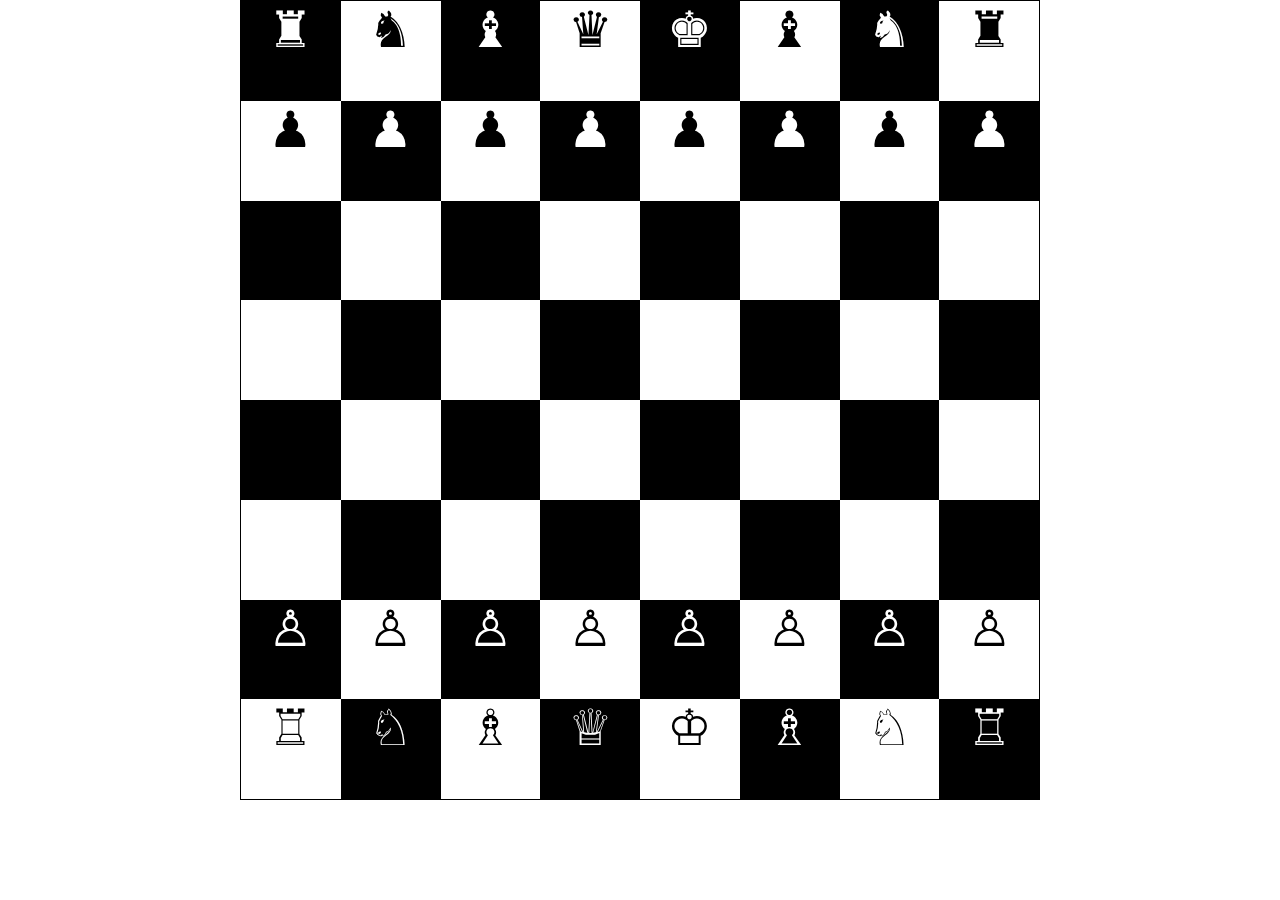
<file: chessbord/index.html>
<!DOCTYPE html>
<html>
	<head>
		<title>
			Chessbord
		</title>
		<link href="css/style.css" rel="stylesheet">
	</head>
	<body>
		<div class="conteinar">
			<div class="main">
				<div class="box">&#9820;</div>
				<div class="box1">&#9822;</div>
				<div class="box">&#9821;</div>
				<div class="box1">&#9819;</div>
				<div class="box">&#9818;</div>
				<div class="box1">&#9821;</div>
				<div class="box">&#9822;</div>
				<div class="box1">&#9820;</div>
				
				<div class="box1">&#9823;</div>
				<div class="box">&#9823;</div>
				<div class="box1">&#9823;</div>
				<div class="box">&#9823;</div>
				<div class="box1">&#9823;</div>
				<div class="box">&#9823;</div>
				<div class="box1">&#9823;</div>
				<div class="box">&#9823;</div>
				
				<div class="box"></div>
				<div class="box1"></div>
				<div class="box"></div>
				<div class="box1"></div>
				<div class="box"></div>
				<div class="box1"></div>
				<div class="box"></div>
				<div class="box1"></div>
				
				<div class="box1"></div>
				<div class="box"></div>
				<div class="box1"></div>
				<div class="box"></div>
				<div class="box1"></div>
				<div class="box"></div>
				<div class="box1"></div>
				<div class="box"></div>
				
				<div class="box"></div>
				<div class="box1"></div>
				<div class="box"></div>
				<div class="box1"></div>
				<div class="box"></div>
				<div class="box1"></div>
				<div class="box"></div>
				<div class="box1"></div>
				
				<div class="box1"></div>
				<div class="box"></div>
				<div class="box1"></div>
				<div class="box"></div>
				<div class="box1"></div>
				<div class="box"></div>
				<div class="box1"></div>
				<div class="box"></div>
				
				<div class="box">&#9817;</div>
				<div class="box1">&#9817;</div>
				<div class="box">&#9817;</div>
				<div class="box1">&#9817;</div>
				<div class="box">&#9817;</div>
				<div class="box1">&#9817;</div>
				<div class="box">&#9817;</div>
				<div class="box1">&#9817;</div>
				
				<div class="box1">&#9814;</div>
				<div class="box">&#9816;</div>
				<div class="box1">&#9815;</div>
				<div class="box">&#9813;</div>
				<div class="box1">&#9812;</div>
				<div class="box">&#9815;</div>
				<div class="box1">&#9816;</div>
				<div class="box">&#9814;</div>
			</div>
			
		</div>
	
	</body>
</html>
</file>
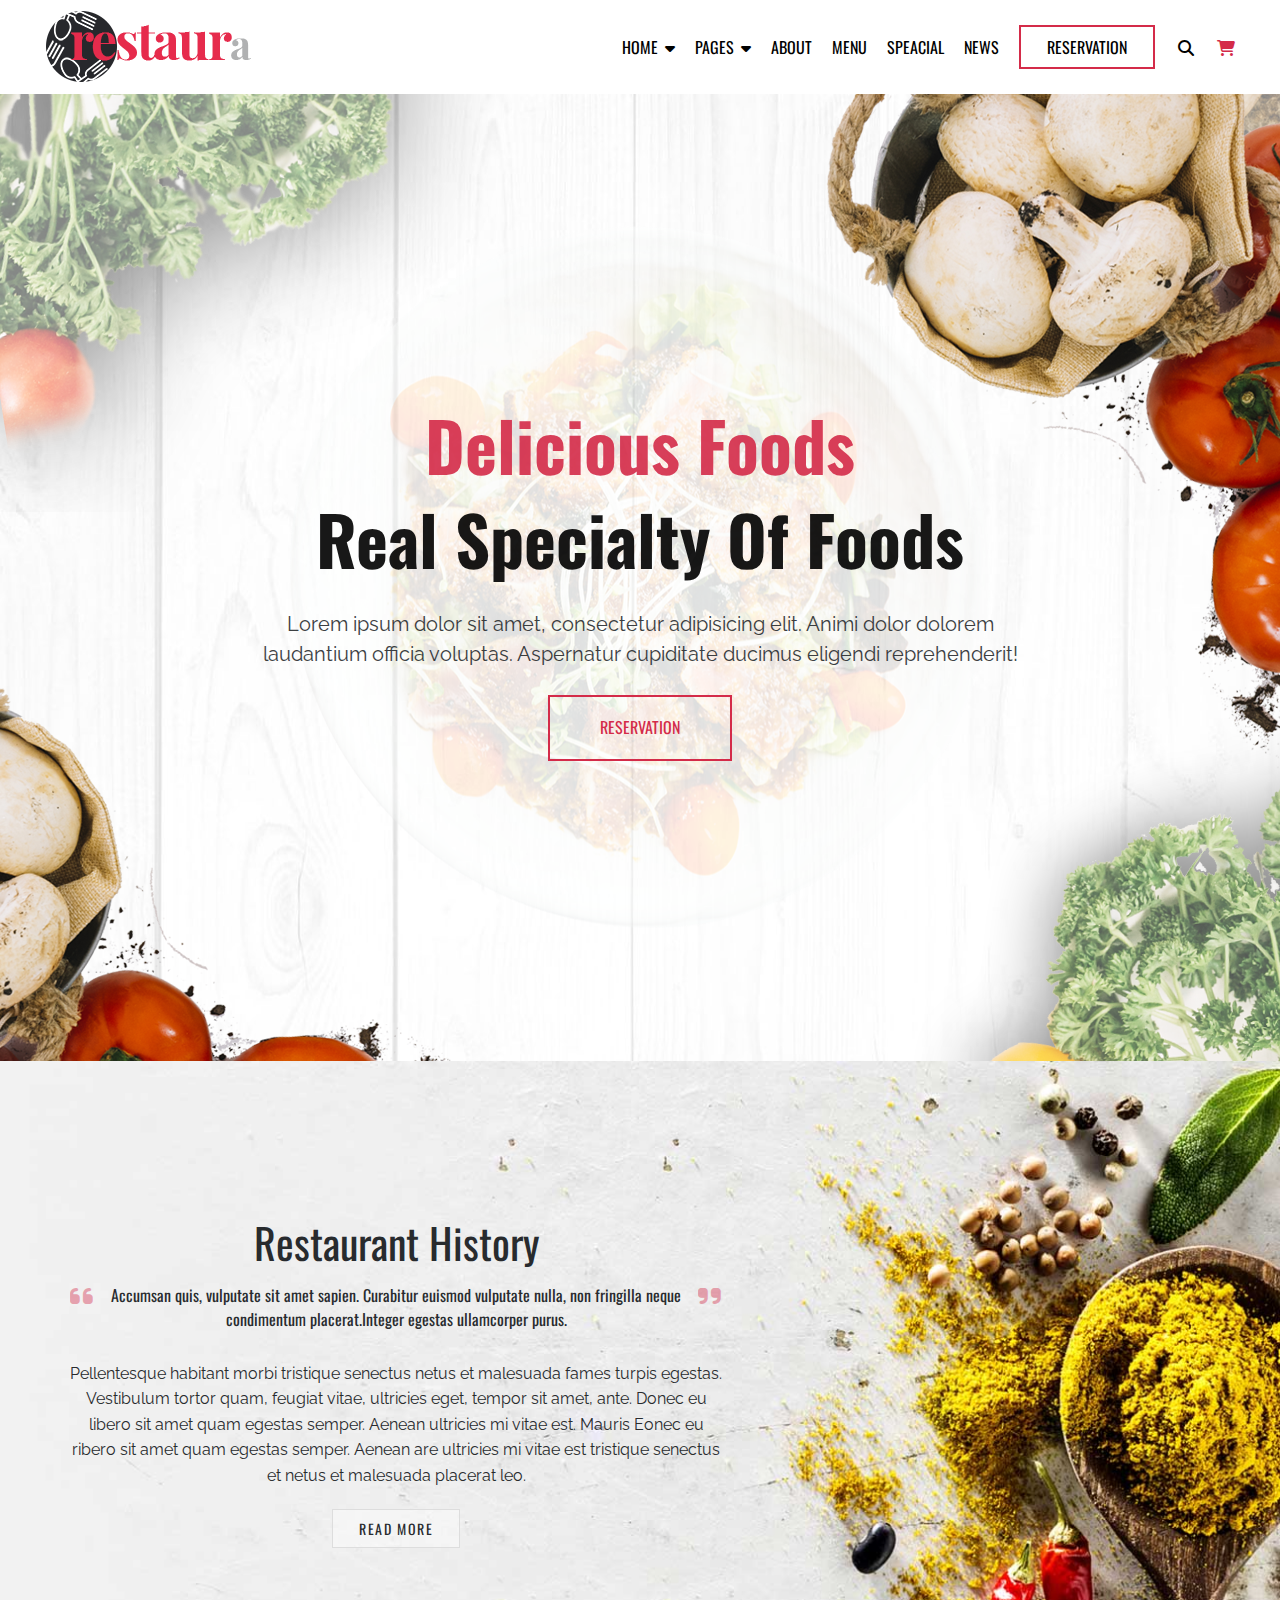
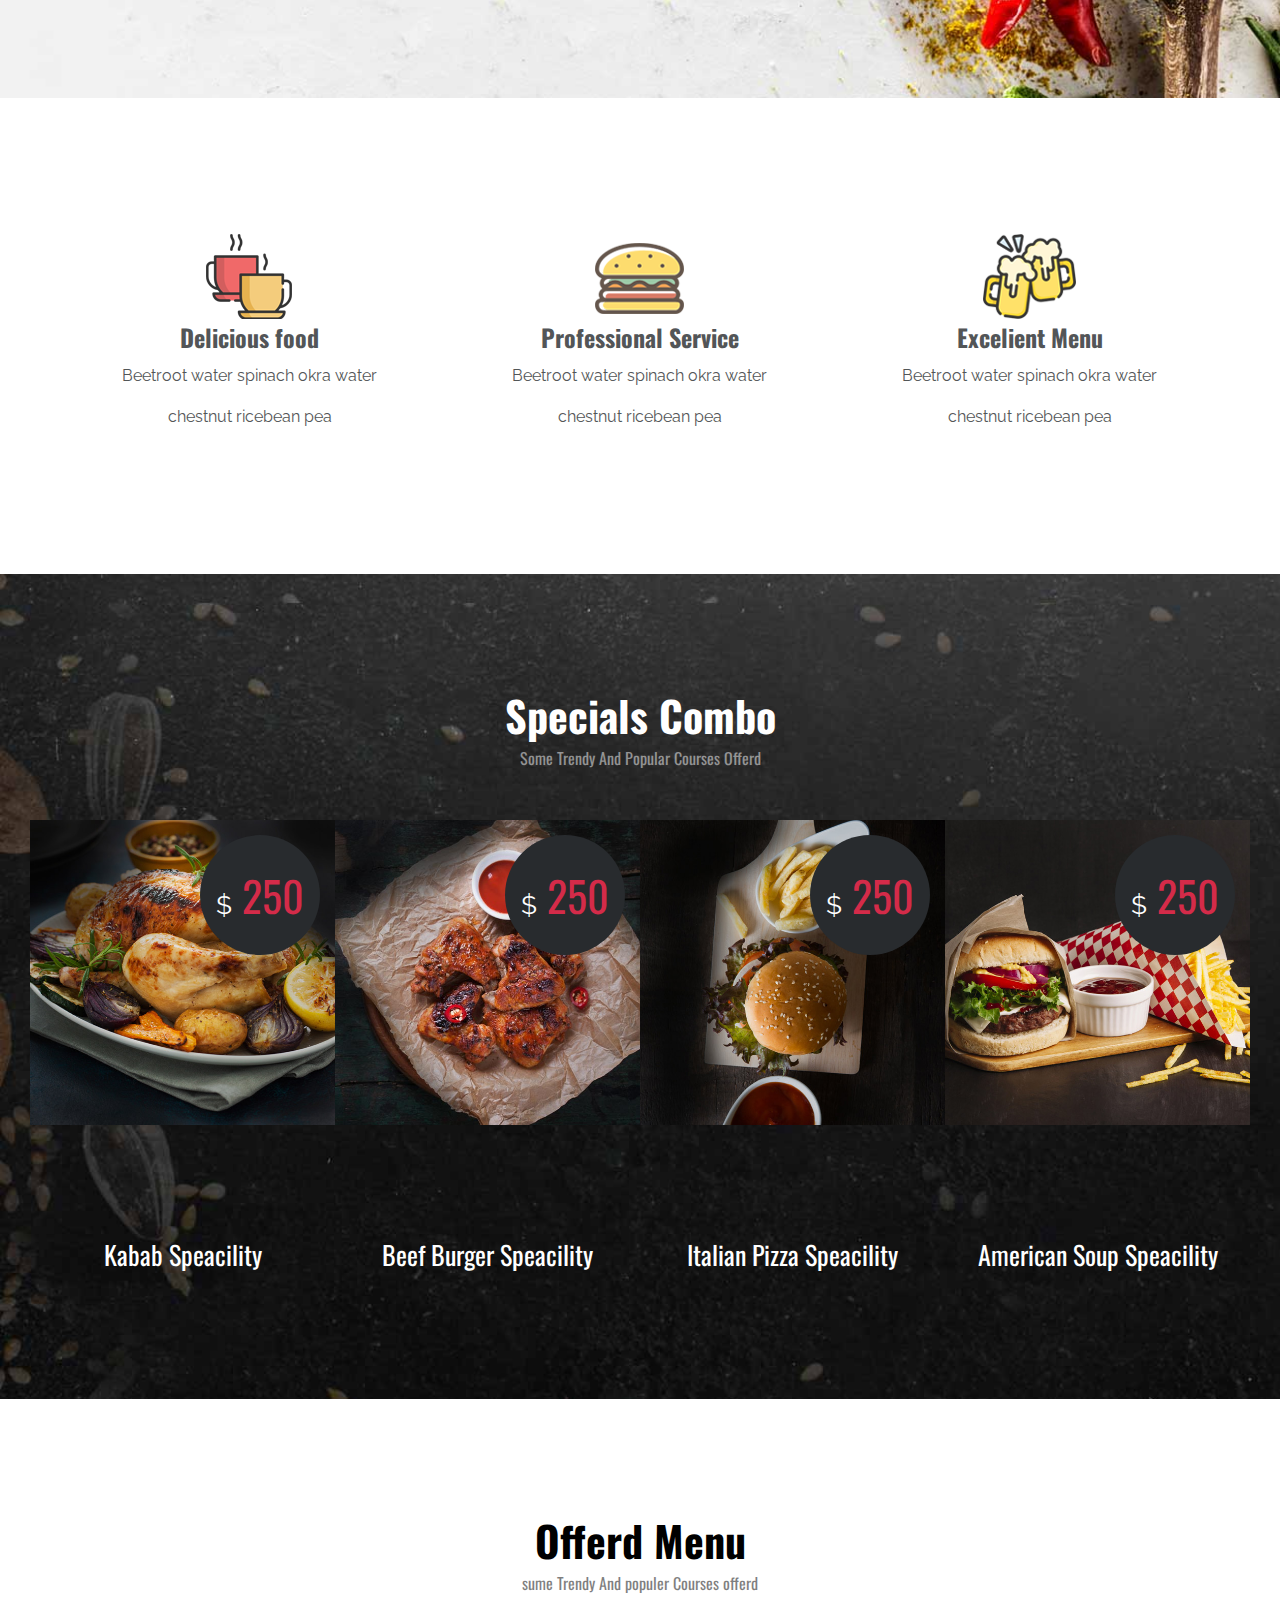
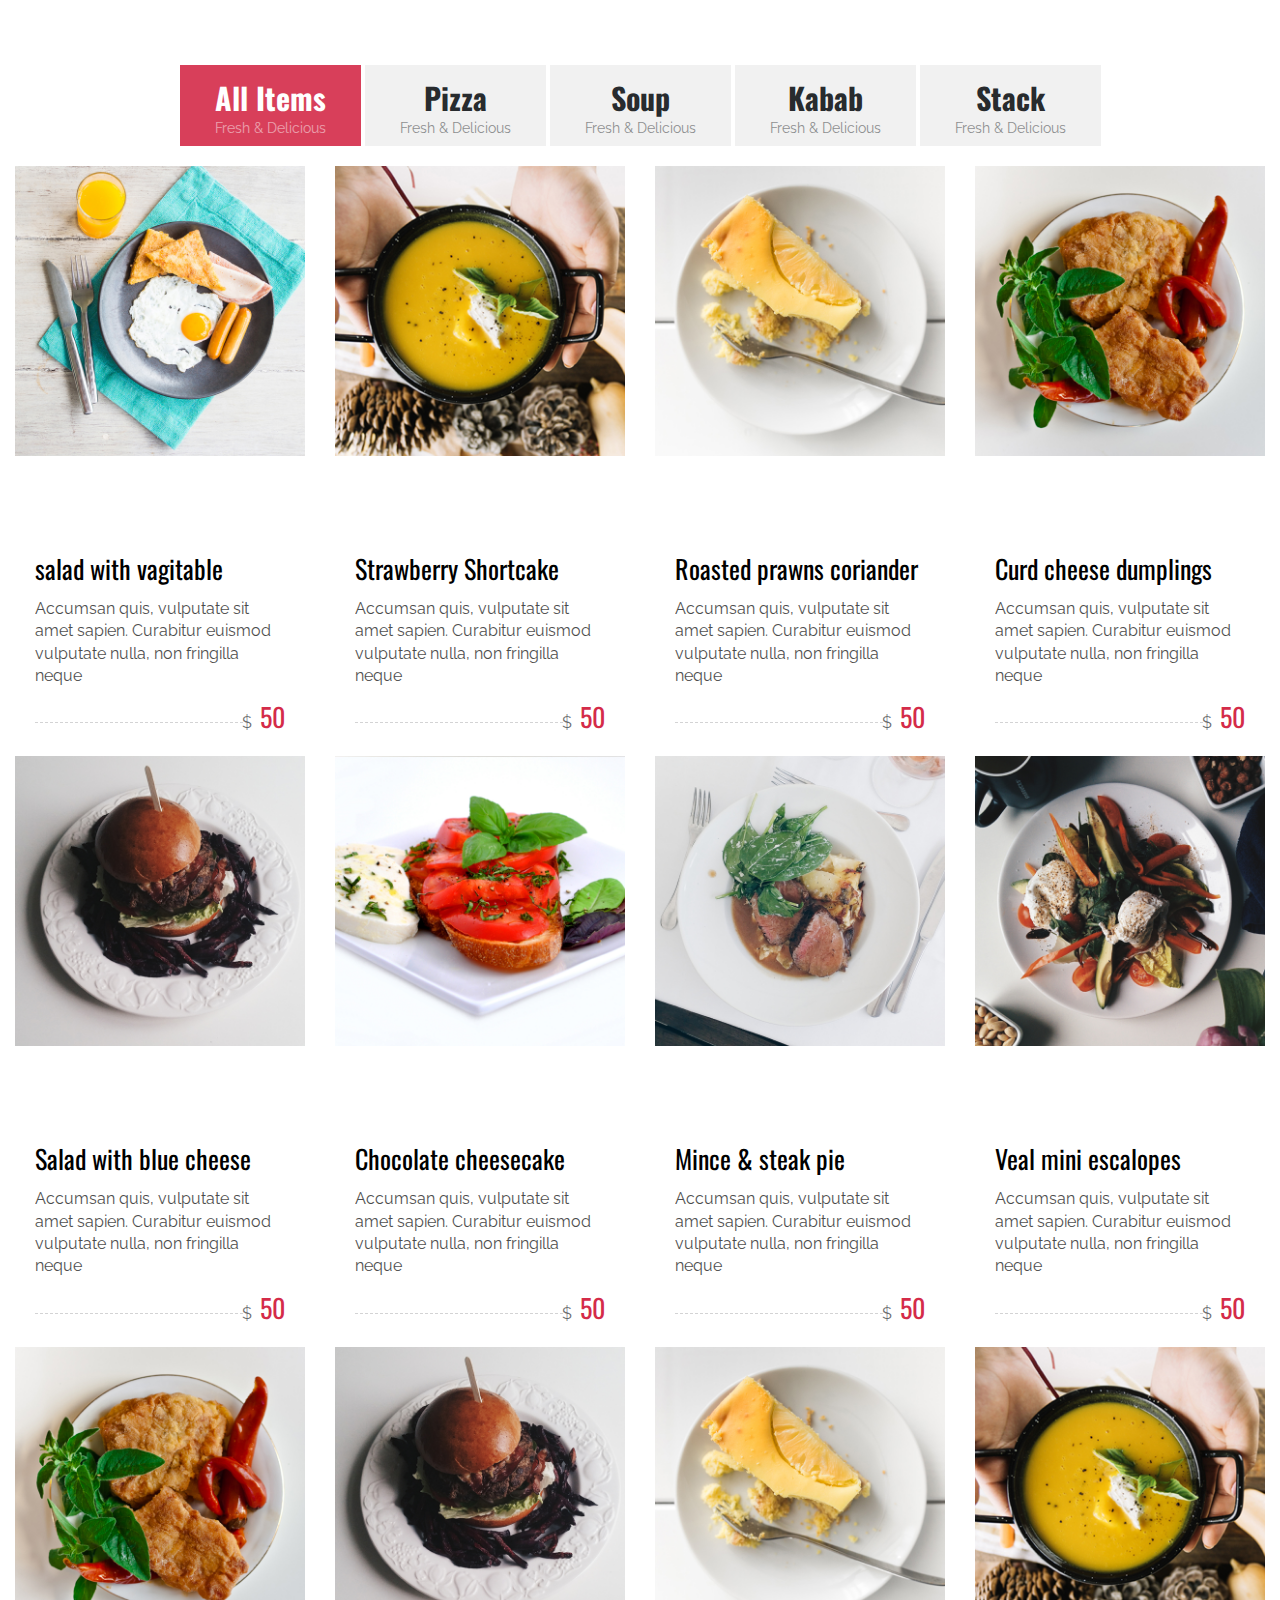
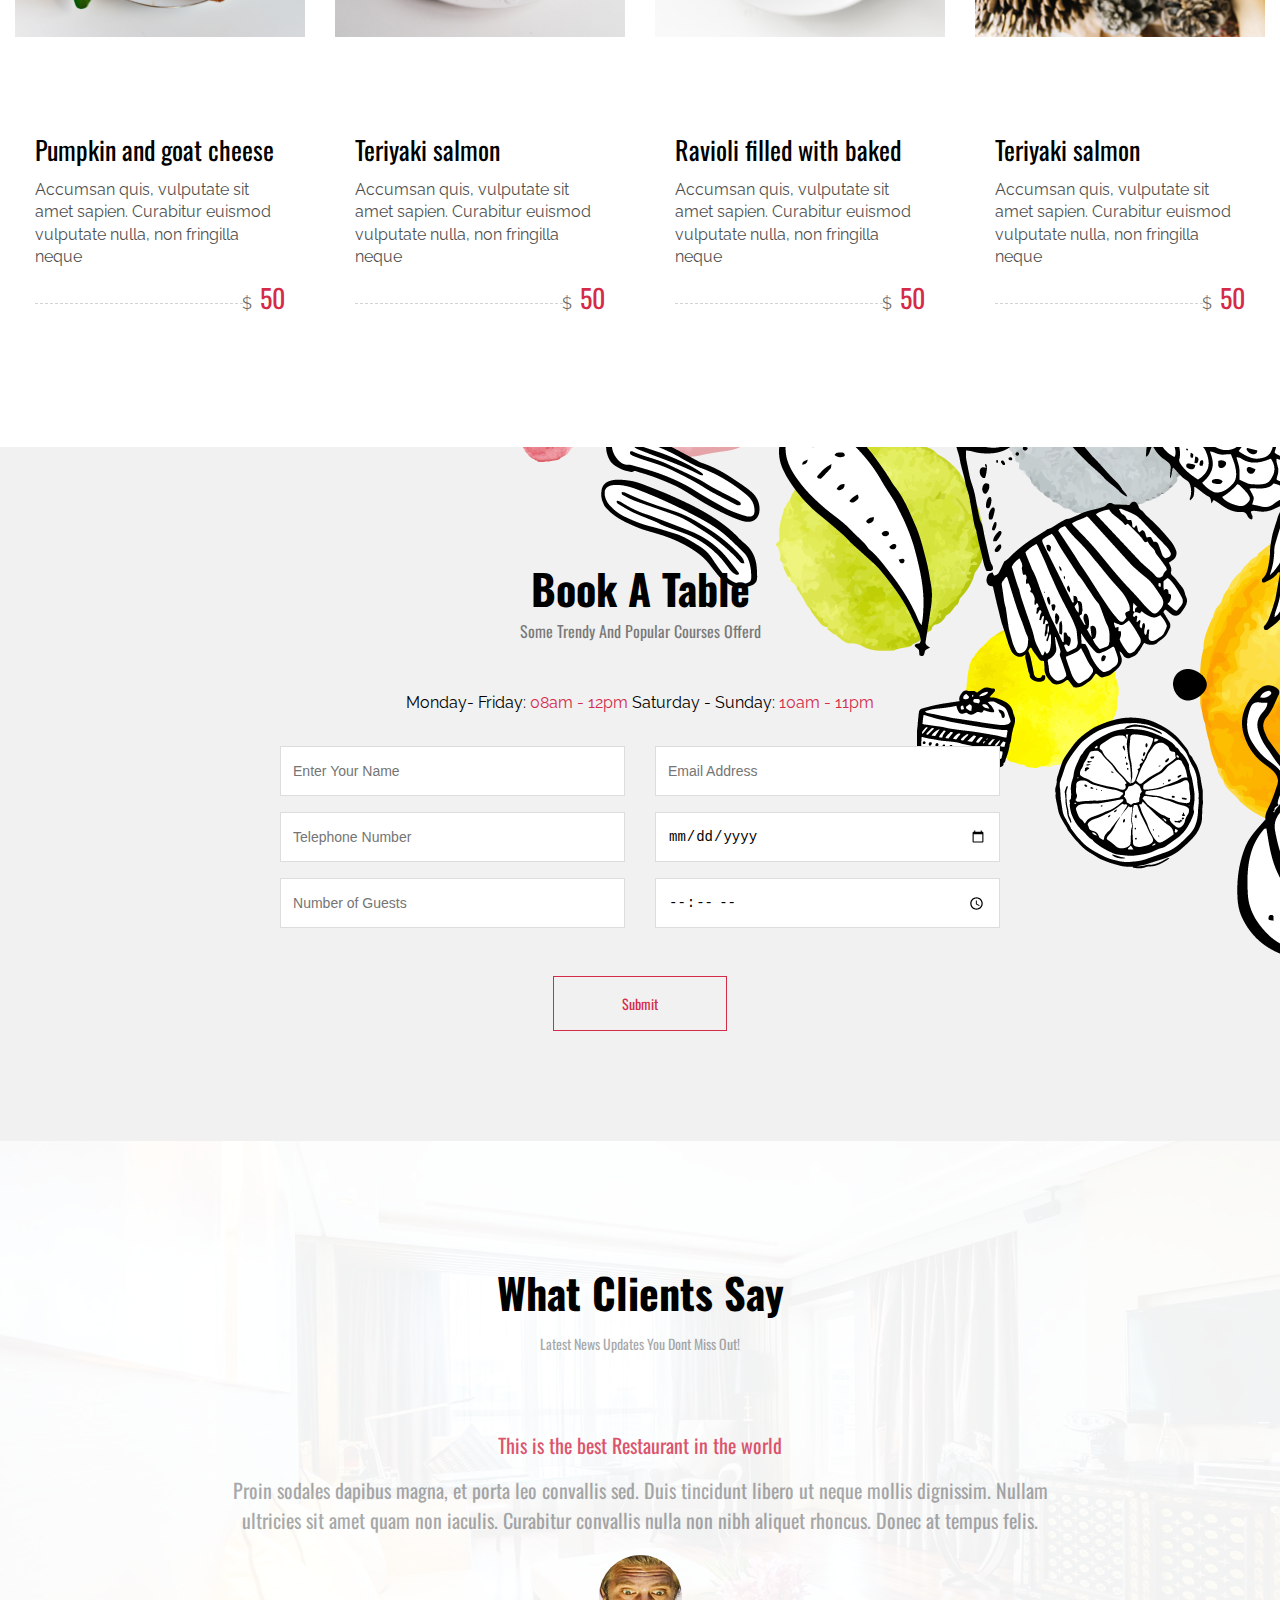
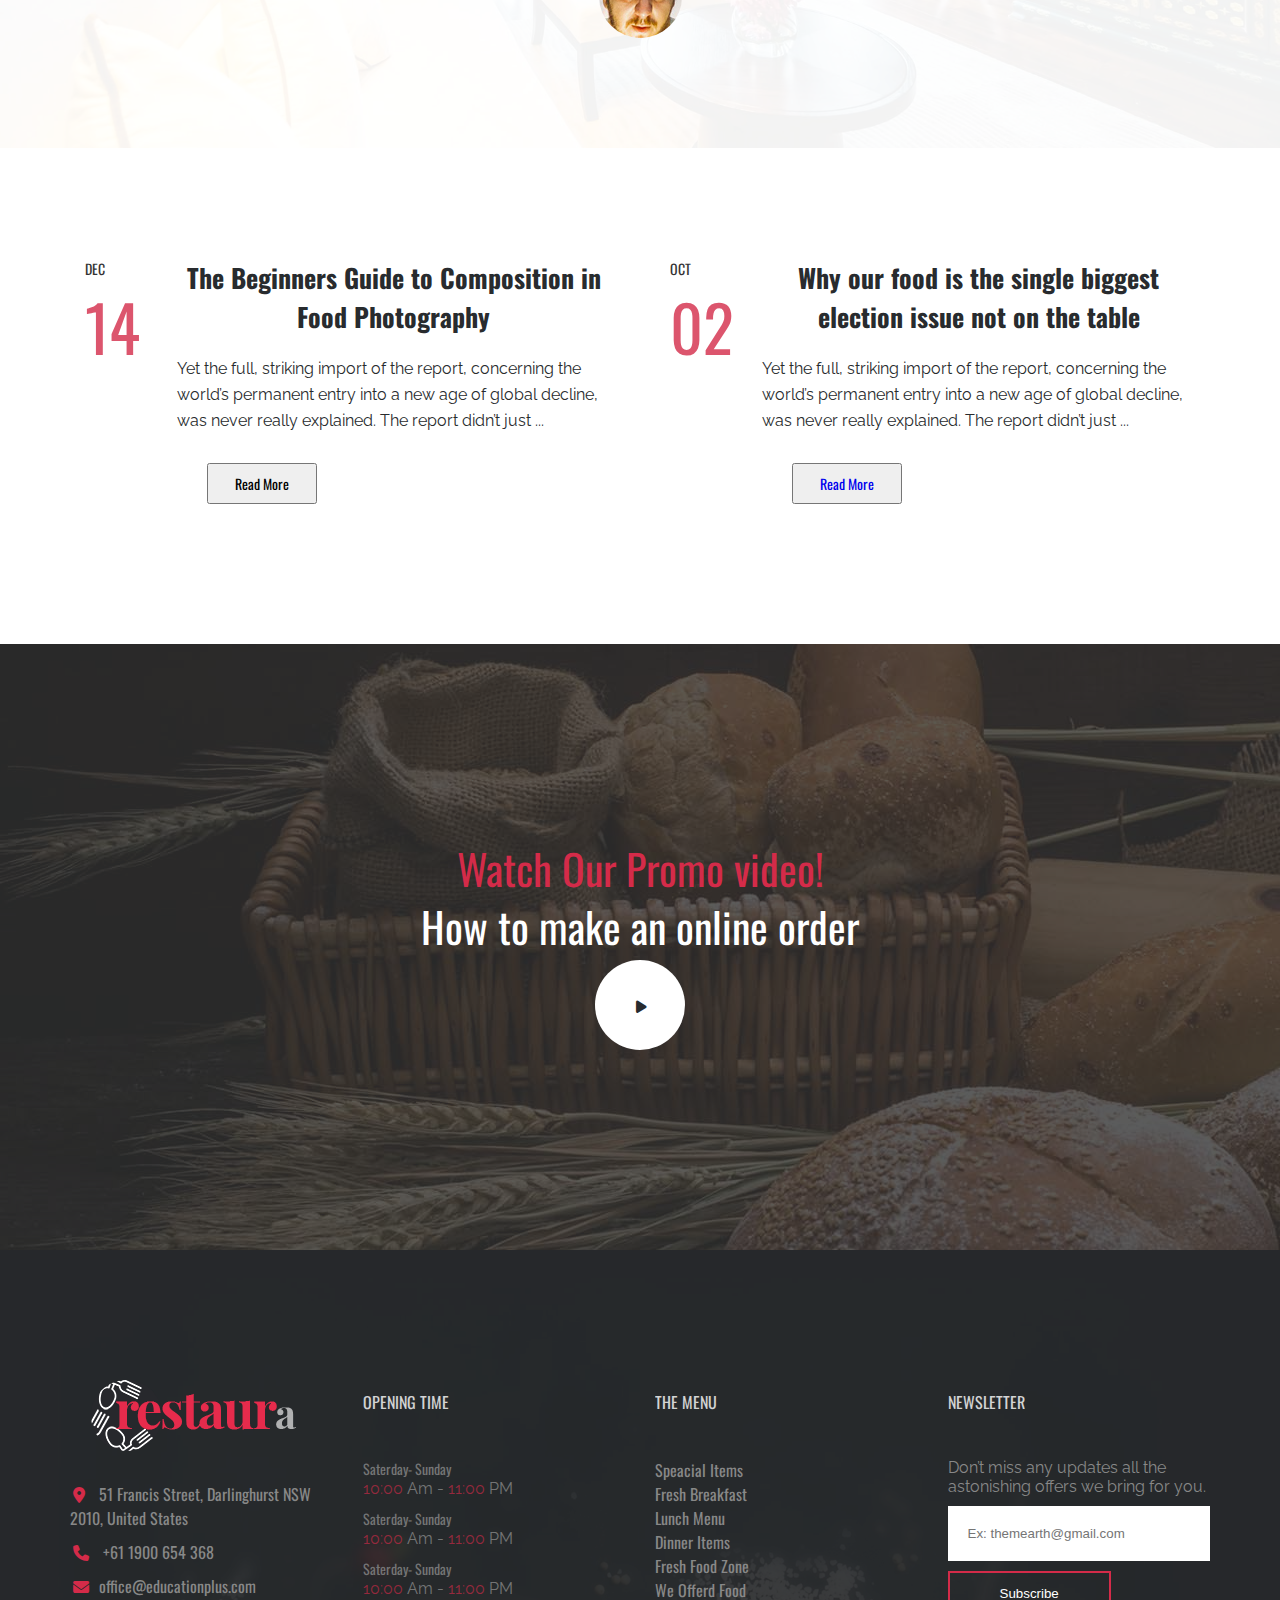
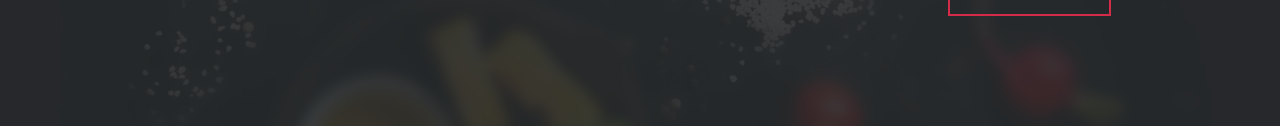
<file: CSS Website/index.html>
<!DOCTYPE html>
<html lang="en">
<head>
     <title>Restaura</title>
     <!-- faveicon -->
     <link rel="shortcut icon" href="assets/img/faveicons.png" type="image/x-icon">
     <!-- font css -->
     <link rel="stylesheet" href="assets/css/fonts.css">
     <!-- icon css -->
     <link rel="stylesheet" href="assets/css/all.min.css">
     <!-- custom css -->
     <link rel="stylesheet" href="assets/css/style.css">
</head>
<body>
    <!-- header start -->
    <header>
     <div class="container-fluid">
         <div class="row align-contain">
             <div class="col-3">
                 <div class="logo">
                     <a href="#">
                         <img src="assets/img/logo-footer-red.png" alt="">
                     </a>
                 </div>
             </div>
             <div class="col-9">
                 <div class="menu">
                     <ul class="d-flex justify-end align-contain">
                         <li>
                             <a href="#">
                                 Home <i class="fa-solid fa-caret-down"></i>
                             </a>
                         </li>
                         <li>
                             <a href="#">
                                 pages <i class="fa-solid fa-caret-down"></i>
                             </a>
                         </li>
                         <li>
                             <a href="#">
                                 About
                             </a>
                         </li>
                         <li>
                             <a href="#">
                                 Menu
                             </a>
                         </li>
                         <li>
                             <a href="#">
                                 Speacial    
                             </a>
                         </li>
                         <li>
                             <a href="#">
                                 News
                             </a>
                         </li>
                         <li>
                             <a href="">
                                 reservation
                             </a>
                         </li>
                         <li>
                             <a href="#">
                                 <i class="fa-solid fa-magnifying-glass"></i>
                             </a>
                         </li>
                         <li>
                             <a href="#">
                                 <i class="fa-solid fa-cart-shopping"></i>
                             </a>
                         </li>
                     </ul>
                 </div>
             </div>
         </div>
    </div>
 </header>
 <!-- header end -->
     <!-- banner start -->
      <section class="banner">
             <img class="third" src="assets/img/3.png" alt="">
             <img class="fourth" src="assets/img/4.png" alt="">
             <img class="fifth" src="assets/img/5.png" alt="">
             <img class="six" src="assets/img/6.png" alt="">
             <img class="seventh" src="assets/img/7.png" alt="">
        
                  <div class="container">
                       <div class="row justify-center">
                                 <div class="banner-content">
                                      <h1>Delicious Foods</h1>
                                      <span>Real Specialty Of Foods</span>
                                      <p>Lorem ipsum dolor sit amet, consectetur adipisicing elit. Animi dolor dolorem<br>
                                           laudantium officia voluptas. Aspernatur cupiditate ducimus eligendi reprehenderit!
                                      </p>
                                     <a href="#">Reservation</a>
                                </div>
                        </div>
                    </div>
      </section>
       <!-- banner end -->
      <!-- History start-->
       <section class="history">
            <div class="container">
               <div class="row">
                    <div class="col-7">
                         <div class="history-content">
                              <h2>Restaurant History</h2>
                              <div class="PAGES">
                                   <p>Accumsan quis, vulputate sit amet sapien. Curabitur euismod vulputate nulla, non fringilla neque condimentum placerat.Integer egestas ullamcorper purus.</p>
                              </div>
                              <p>Pellentesque habitant morbi tristique senectus netus et malesuada fames turpis egestas. Vestibulum tortor quam, feugiat vitae, ultricies eget, tempor sit amet, ante. Donec eu libero sit amet quam egestas semper. Aenean ultricies mi vitae est. Mauris Eonec eu ribero sit amet quam egestas semper. Aenean are ultricies mi vitae est tristique senectus et netus et malesuada placerat leo.</p>
                              <a href="#">READ MORE</a>
                         </div>
                    </div>
               </div>
          </div>
       </section>
       <!-- History end-->
        <!-- services start -->
          <section class="service">
             <div class="container">
                    <div class="row">
                        <div class="col-4">
                            <div class="services-content">
                                <a href="#">
                                    <img src="assets/img/about-icon2.png" alt="">
                                </a>
                                <a href="#"> <h2>Delicious food</h2></a>
                               <a href="#">
                                    <p>Beetroot water spinach okra water chestnut ricebean pea</p>
                                </a>
                                </div>
                            </div>
                        <div class="col-4">
                            <div class="services-content">
                                <a href="#">
                                    <img src="assets/img/about-icon4.png" alt="">
                                </a>
                                <a href="#"> <h2>Professional Service</h2></a>
                                 <a href="#">
                                    <p>Beetroot water spinach okra water chestnut ricebean pea</p>
                                </a>
                               </div>
                            </div>
                        <div class="col-4">
                            <div class="services-content">
                                <a href="#">
                                    <img src="assets/img/about-icon6.png" alt="">
                                </a>
                                 <a href="#"> <h2>Excelient Menu</h2></a>
                               <a href="#">
                                    <p>Beetroot water spinach okra water chestnut ricebean pea</p>
                                </a>
                               </div>
                            </div>
                      </div>
                </div>
        </section>
        <!-- services end -->
         <!-- combo start -->
          <section class="combo">
             <div class="container-fluid ">
                <div class="row  justify-center ">
                    <div class="title ">
                        <h2>Specials Combo</h2>
                        <p>Some Trendy And Popular Courses Offerd</p>
                    </div>
                </div>
            <div class="row ">
                    <div class="col-3 px-0">
                        <div class="combo-card">
                            <div class="combo-img">
                                <a href="#">
                                    <img src="assets/img/speacial5.jpg" alt="combo">
                                </a>
                                <div class="offer">
                                    <span>$</span>250
                                </div>
                            </div>
                            <div class="combo-content">
                                <a href="#">
                                    Kabab Speacility
                                </a>
                            </div>
                        </div>
                    </div>
                <div class="col-3 px-0">
                        <div class="combo-card">
                            <div class="combo-img">
                                <a href="#">
                                    <img src="assets/img/speacial2.jpg" alt="combo">
                                </a>
                                <div class="offer">
                                    <span>$</span>250
                                </div>
                            </div>
                            <div class="combo-content">
                                <a href="#">Beef Burger Speacility
                                </a>
                            </div>
                        </div>
                    </div>
                 <div class="col-3 px-0">
                        <div class="combo-card">
                            <div class="combo-img">
                                <a href="#">
                                    <img src="assets/img/speacial3.jpg" alt="combo">
                                </a>
                                <div class="offer">
                                    <span>$</span>250
                                </div>
                            </div>
                            <div class="combo-content">
                                <a href="#">
                                    Italian Pizza Speacility
                                </a>
                            </div>
                        </div>
                    </div>
                    <div class="col-3 px-0">
                        <div class="combo-card">
                            <div class="combo-img">
                                <a href="#">
                                    <img src="assets/img/speacial4.jpg" alt="combo">
                                </a>
                                <div class="offer">
                                    <span>$</span>250
                                </div>
                            </div>
                            <div class="combo-content">
                                <a href="#">
                                    American Soup Speacility
                                </a>
                            </div>
                        </div>
                    </div>

                </div>
            </div>
      </section>
         <!-- combo end -->
          <!-- manu start -->
           <section class="manu-main">
            <div class="container ">
                <div class="row justify-center">
                    <div class="title">
                        <h2>Offerd Menu</h2>
                        <p>sume Trendy And populer Courses offerd</p>
                    </div>
                </div>
                <div class="row  justify-center">
                    <div class="manu ">
                            <ul class="d-flex">
                                <li>
                                    <a href="#">
                                        <h2>
                                            All Items
                                        </h2>
                                        <p>Fresh & Delicious</p>
                                    </a>
                                </li>
                                <li>
                                    <a href="#">
                                        <h2>
                                            Pizza
                                        </h2>
                                        <p>Fresh & Delicious</p>
                                    </a>
                                </li>
                                <li>
                                    <a href="#">
                                        <h2>
                                            Soup 
                                        </h2>
                                        <p>Fresh & Delicious</p>
                                    </a>
                                </li>
                                <li>
                                    <a href="#">
                                        <h2>
                                            Kabab
                                        </h2>
                                        <p>Fresh & Delicious</p>
                                    </a>
                                </li>
                                <li>
                                    <a href="#">
                                        <h2>
                                            Stack
                                        </h2>
                                        <p>Fresh & Delicious</p>
                                    </a>
                                </li>
                            </ul>
                         </div>
                </div>
            </div>
            <div class="d-flex">
                <div class="col-3">
                    <div class="card">
                        <div class="card-img">
                            <a href="#">
                                <img src="assets/img/menu11.jpg">
                            </a>
                        </div>
                        <div class="card-content">
                            <a href="#">
                                <h2>salad with vagitable</h2>
                                <p>Accumsan quis, vulputate sit amet sapien. Curabitur euismod vulputate nulla, non fringilla neque</p>
                                <div class="price">
                                    <span>$</span>50
                                </div>
                            </a>
                        </div>
                    </div>
                 </div>
                <div class="col-3">
                    <div class="card">
                        <div class="card-img">
                            <a href="#">
                                <img src="assets/img/menu12.jpg">
                            </a>
                        </div>
                        <div class="card-content">
                            <a href="#">
                                <h2>Strawberry Shortcake</h2>
                                <p>Accumsan quis, vulputate sit amet sapien. Curabitur euismod vulputate nulla, non fringilla neque</p>
                                <div class="price">
                                    <span>$</span>50
                                </div>
                            </a>
                        </div>
                    </div>
                </div>
                <div class="col-3">
                    <div class="card">
                        <div class="card-img">
                            <a href="#">
                                <img src="assets/img/menu13.jpg">
                            </a>
                        </div>
                        <div class="card-content">
                            <a href="#">
                                <h2>Roasted prawns coriander</h2>
                                <p>Accumsan quis, vulputate sit amet sapien. Curabitur euismod vulputate nulla, non fringilla neque</p>
                                <div class="price">
                                    <span>$</span>50
                                </div>
                            </a>
                        </div>
                    </div>
                </div>
                <div class="col-3">
                    <div class="card">
                        <div class="card-img">
                            <a href="#">
                                <img src="assets/img/menu14.jpg">
                            </a>
                        </div>
                        <div class="card-content">
                            <a href="#">
                                <h2>Curd cheese dumplings</h2>
                                <p>Accumsan quis, vulputate sit amet sapien. Curabitur euismod vulputate nulla, non fringilla neque</p>
                                <div class="price">
                                    <span>$</span>50
                                </div>
                            </a>
                        </div>
                    </div>
                </div>
                <div class="col-3">
                    <div class="card">
                        <div class="card-img">
                            <a href="#">
                                <img src="assets/img/menu15.jpg">
                            </a>
                        </div>
                        <div class="card-content">
                            <a href="#">
                                <h2>Salad with blue cheese</h2>
                                <p>Accumsan quis, vulputate sit amet sapien. Curabitur euismod vulputate nulla, non fringilla neque</p>
                                <div class="price">
                                    <span>$</span>50
                                </div>
                            </a>
                        </div>
                    </div>
                </div>
                <div class="col-3">
                    <div class="card">
                        <div class="card-img">
                            <a href="#">
                                <img src="assets/img/menu16.jpg">
                            </a>
                        </div>
                        <div class="card-content">
                            <a href="#">
                                <h2>Chocolate cheesecake</h2>
                                <p>Accumsan quis, vulputate sit amet sapien. Curabitur euismod vulputate nulla, non fringilla neque</p>
                                <div class="price">
                                    <span>$</span>50
                                </div>
                            </a>
                        </div>
                    </div>
                </div>
                <div class="col-3">
                    <div class="card">
                        <div class="card-img">
                            <a href="#">
                                <img src="assets/img/menu17.jpg">
                            </a>
                        </div>
                        <div class="card-content">
                            <a href="#">
                                <h2>Mince & steak pie</h2>
                                <p>Accumsan quis, vulputate sit amet sapien. Curabitur euismod vulputate nulla, non fringilla neque</p>
                                <div class="price">
                                    <span>$</span>50
                                </div>
                            </a>
                        </div>
                    </div>
                 </div>
                <div class="col-3">
                    <div class="card">
                        <div class="card-img">
                            <a href="#">
                                <img src="assets/img/menu18.jpg">
                            </a>
                        </div>
                        <div class="card-content">
                            <a href="#">
                                <h2>Veal mini escalopes</h2>
                                <p>Accumsan quis, vulputate sit amet sapien. Curabitur euismod vulputate nulla, non fringilla neque</p>
                                <div class="price">
                                    <span>$</span>50
                                </div>
                            </a>
                        </div>
                    </div>
                </div>
                <div class="col-3">
                    <div class="card">
                        <div class="card-img">
                            <a href="#">
                                <img src="assets/img/menu14.jpg">
                            </a>
                        </div>
                        <div class="card-content">
                            <a href="#">
                                <h2>Pumpkin and goat cheese</h2>
                                <p>Accumsan quis, vulputate sit amet sapien. Curabitur euismod vulputate nulla, non fringilla neque</p>
                                <div class="price">
                                    <span>$</span>50
                                </div>
                            </a>
                        </div>
                    </div>
                </div>
                <div class="col-3">
                    <div class="card">
                        <div class="card-img">
                            <a href="#">
                                <img src="assets/img/menu15.jpg">
                            </a>
                        </div>
                        <div class="card-content">
                            <a href="#">
                                <h2>Teriyaki salmon</h2>
                                <p>Accumsan quis, vulputate sit amet sapien. Curabitur euismod vulputate nulla, non fringilla neque</p>
                                <div class="price">
                                    <span>$</span>50
                                </div>
                            </a>
                        </div>
                    </div>
                 </div>
                <div class="col-3">
                    <div class="card">
                        <div class="card-img">
                            <a href="#">
                                <img src="assets/img/menu13.jpg">
                            </a>
                        </div>
                        <div class="card-content">
                            <a href="#">
                                <h2>Ravioli filled with baked</h2>
                                <p>Accumsan quis, vulputate sit amet sapien. Curabitur euismod vulputate nulla, non fringilla neque</p>
                                <div class="price">
                                    <span>$</span>50
                                </div>
                            </a>
                        </div>
                    </div>
                    </div>
                <div class="col-3">
                    <div class="card">
                        <div class="card-img">
                            <a href="#">
                                <img src="assets/img/menu12.jpg">
                            </a>
                        </div>
                        <div class="card-content">
                            <a href="#">
                                <h2>Teriyaki salmon</h2>
                                <p>Accumsan quis, vulputate sit amet sapien. Curabitur euismod vulputate nulla, non fringilla neque</p>
                                <div class="price">
                                    <span>$</span>50
                                </div>
                            </a>
                        </div>
                    </div>
                     </div>
             </section>
          <!-- manu end -->
           <!-- book table start -->
            <section class="book-table">
                <div class="container">
                        <div class="row justify-center">
                            <div class="title">
                                <h2>Book A Table</h2>
                                <p>Some Trendy And Popular Courses Offerd</p>
                            </div>
                        </div>
                        <div class="row justify-center">
                            <div class="table col-8">
                                <p>
                                    Monday- Friday: <span>08am - 12pm</span> Saturday - Sunday: <span>10am - 11pm</span>
                                </p>
                             
                                <di class="form ">
                                    <form class="d-flex">
                                    <div class="col-6 ">
                                        <input type="text" placeholder="Enter Your Name">
                                    </div>
                                    <div class="col-6 ">
                                        <input type="email" placeholder="Email Address">
                                    </div>
                                    <div class="col-6 ">
                                        <input type="tel" placeholder="Telephone Number">
                                    </div>
                                    <div class="col-6 ">
                                        <input type="date">
                                    </div>
                                    <div class="col-6 ">
                                        <input type="text" placeholder="Number of Guests">
                                    </div>
                                        <div class="col-6">
                                            <input type="time" placeholder="Time">
                                        </div>
                                        <a href="#">Submit</a>
                                </form>
                                </div>
                            </div>
                        </div>
                    </div>
                </section>
           <!-- book table end -->
            <!-- Clients start -->
             <section class="clients ">
                
                    <div class="container ">
                        <div class="row justify-center">
                            <div class="col-12 ">
                                <div class="heading">
                               <h2>    What Clients Say</h2>
                                
                                <h4>Latest News Updates You Dont Miss Out!</h4>
                            </div>
                        </div>
                        <div class="row ">
                            <div class="col-12">
                                <div class="heading-2 justify-center d-flex">
                                     <h3>This is the best Restaurant in the world</h3>
                                    <p> Proin sodales dapibus magna, et porta leo convallis sed. Duis tincidunt libero ut neque mollis dignissim. Nullam ultricies sit amet quam non iaculis. Curabitur convallis nulla non nibh aliquet rhoncus. Donec at tempus felis.</p>
                                    <img src="assets/img/author1.jpg" alt="img">
                                    
                                 </div>
                            </div>
                        </div>
                    </div>
            </section>
            <!-- Clients end -->
            <!-- news-start -->
             <section class="news">
                <div class="container">
                    <div class="row ">
                        <div class="news-content d-flex">
                            <div class="col-6 d-flex">
                                <div class="col-2">
                                    <div class="date">
                                        <h4>Dec
                                            <span>14</span>
                                        </h4>
                                    </div>
                                </div>
                                <div class="col-10">
                                    <div class="news-info">
                                        <h3 class="title">
                                            <a href="#">The Beginners Guide to Composition in Food Photography</a>
                                        </h3>
                                        <p>Yet the full, striking import of the report, concerning the world’s permanent entry into a new age of global decline, was never really explained. The report didn’t just  ...</p>
                                        <button>Read More</button>
                                    </div>
                                </div>
                            </div>
                            <div class="col-6 d-flex">
                                <div class="col-2">
                                    <div class="date">
                                        <h4>Oct 
                                            <span>02</span>
                                        </h4>
                                    </div>
                                </div>
                                 <div class="col-10">
                                    <div class="news-info">
                                        <h3 class="title">
                                            <a href="#">Why our food is the single biggest election issue not on the table</a>
                                        </h3>
                                        <P>Yet the full, striking import of the report, concerning the world’s permanent entry into a new age of global decline, was never really explained. The report didn’t just  ...</P>
                                        <button>
                                            <a href="#">Read More</a>
                                        </button>
                                      </div>
                                </div>
                            </div>
                        </div>
                    </div>
                </div>
             </section>
            <!-- news end -->
            <!-- video start  -->
           <section>
            <div class="video">
                <div class="container">
                    <div class="row justify-center">
                        <div class="video-content">
                            <div class="col-12">
                                <h2>Watch Our Promo video!</h2>
                                <h3>How to make an online order</h3>
                                <a href="#">
                                    <i class="fa-solid fa-play"></i>
                                </a>
                            </div>
                        </div>
                    </div>
                </div>
            </div>
           </section>
          <!-- video end -->
<!-- footer start -->
           <footer>
            <div class="container">
                <div class="row ">
                    <div class="col-3">
                        <div class="info">
                            <a href="#">
                                <img src="assets/img/logo-footer-red.png">
                            </a>
                            <ul>
                                <li>
                                    <i class="fa-solid fa-location-dot"></i>
                                    51 Francis Street, Darlinghurst 
                                    NSW 2010, United States
                                </li>
                                <li>
                                    <i class="fa-solid fa-phone"></i>
                                    +61 1900 654 368
                                </li>
                                <li>
                                    <i class="fa-solid fa-envelope"></i>office@educationplus.com
                                </li>
                            </ul>
                        </div>
                    </div>
                    <div class="col-3">
                        <div class="menu">  
                            <h2>Opening Time</h2>
                            <ul>
                                <li>
                                    <h4>Saterday- Sunday</h4>
                                    <p><span>10:00</span> Am - <span>11:00</span> PM</p>
                                </li>
                                <li>
                                    <h4>Saterday- Sunday</h4>
                                    <p><span>10:00</span> Am - <span>11:00</span> PM</p>
                                </li>
                                <li>
                                    <h4>Saterday- Sunday</h4>
                                    <p><span>10:00</span> Am - <span>11:00</span> PM</p>
                                </li>
                            </ul>
                        </div>
                    </div>
                    <div class="col-3">
                        <div class="menu">  
                            <h2>The Menu</h2>
                            
                            <ul>
                                <li>
                                    <a href="#"> Speacial Items</a>
                                </li>
                                <li>
                                    <a href="#"> Fresh Breakfast</a>
                                </li>
                                <li>
                                    <a href="#">Lunch Menu</a>
                                </li>
                                <li>
                                    <a href="#"> Dinner Items</a>
                                </li>
                                <li>
                                    <a href="#"> Fresh Food Zone</a>
                                </li>
                                <li>
                                    <a href="#">We Offerd Food</a>
                                </li>
                            </ul>
                        </div>
                    </div>
                    <div class="col-3">
                        <div class="menu">
                            <h2>Newsletter</h2>
                            <p>Don’t miss any updates all the astonishing offers we bring for you.</p>
                            <form>
                                <input type="email" placeholder="Ex: themearth@gmail.com">
                                <button>Subscribe</button>
                            </form>
                        </div>
                    </div>
                </div>
            </div>
           </footer>
<!-- footer end -->
</body>
</html>
</file>
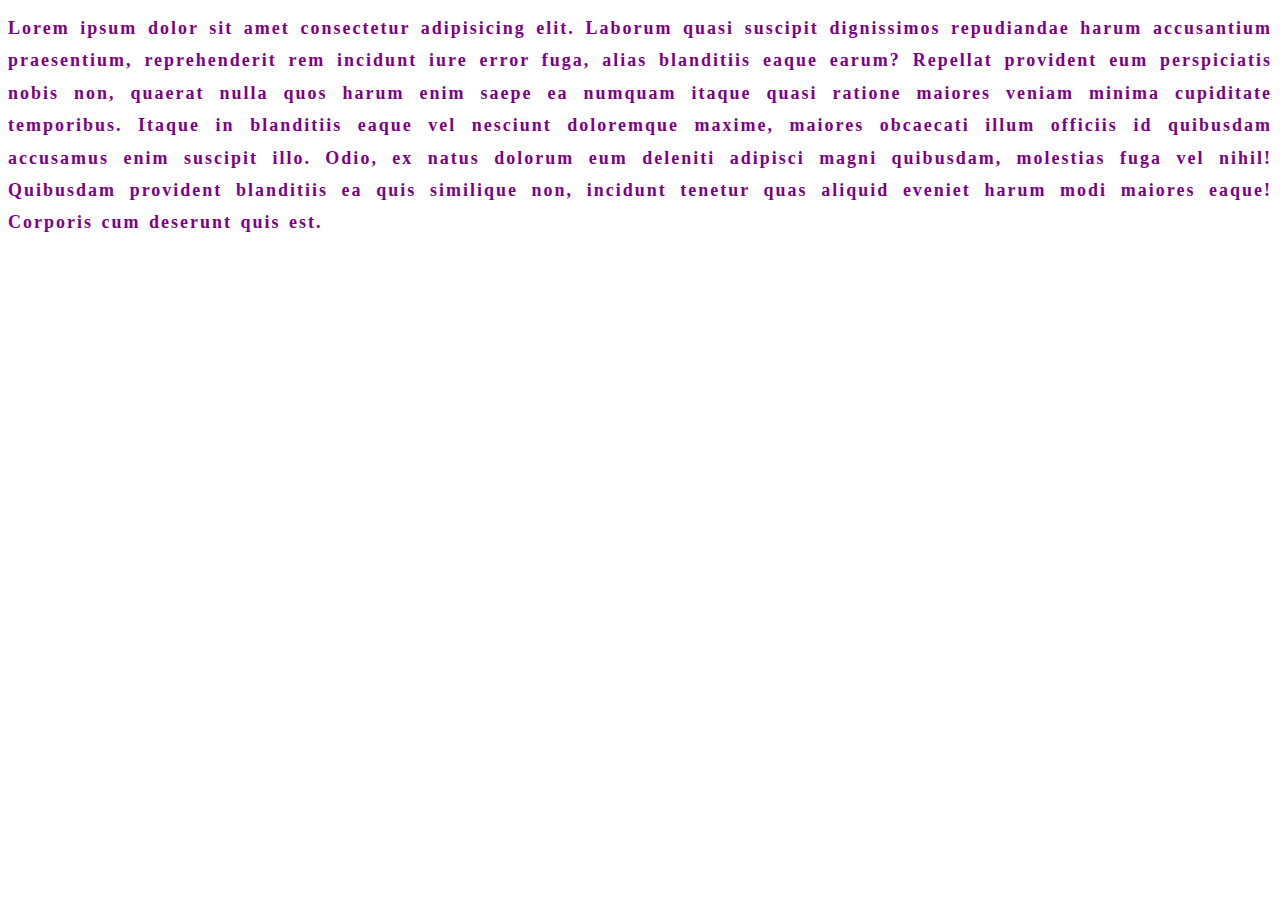
<file: lecture 1.1/index.html>
<!DOCTYPE html>
<html lang="en">
<head>
    <meta charset="UTF-8">
    <meta name="viewport" content="width=device-width, initial-scale=1.0">
    <title>Inline css</title>
</head>
<body>
    <h1 style="color: purple; font-size:18px; letter-spacing:2px; word-spacing:2px; line-height:1.8; text-align:justify">Lorem ipsum dolor sit amet consectetur adipisicing elit. Laborum quasi suscipit dignissimos repudiandae harum accusantium praesentium, reprehenderit rem incidunt iure error fuga, alias blanditiis eaque earum? Repellat provident eum perspiciatis nobis non, quaerat nulla quos harum enim saepe ea numquam itaque quasi ratione maiores veniam minima cupiditate temporibus. Itaque in blanditiis eaque vel nesciunt doloremque maxime, maiores obcaecati illum officiis id quibusdam accusamus enim suscipit illo. Odio, ex natus dolorum eum deleniti adipisci magni quibusdam, molestias fuga vel nihil! Quibusdam provident blanditiis ea quis similique non, incidunt tenetur quas aliquid eveniet harum modi maiores eaque! Corporis cum deserunt quis est.</h1>
    
</body>
</html>
</file>
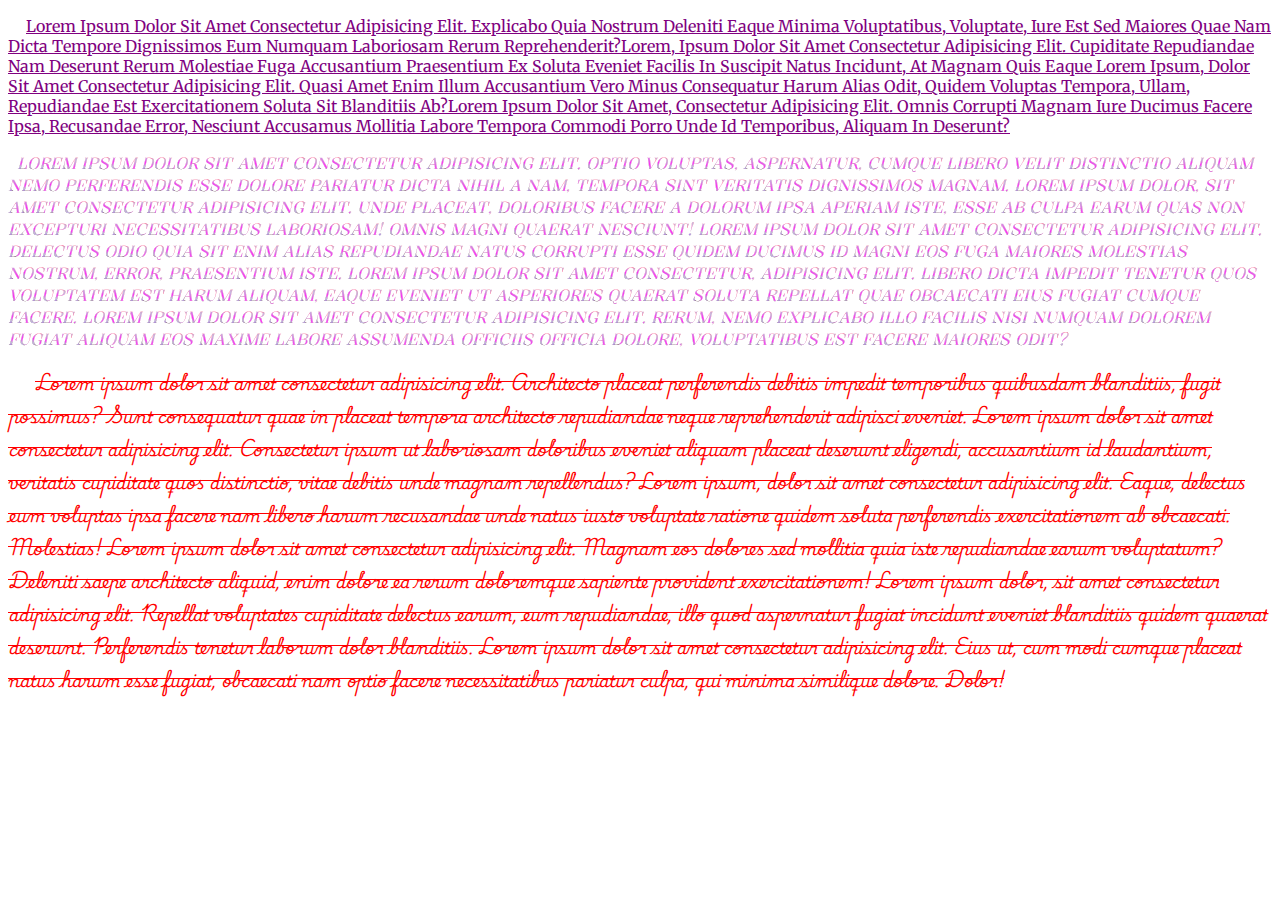
<file: lecture 1.2/index.html>
<!DOCTYPE html>
<html lang="en">
<head>
    
    <title>Internal CSS</title>
    <link href="https://fonts.googleapis.com/css2?family=Merriweather:ital,wght@0,300;0,400;0,700;0,900;1,300;1,400;1,700;1,900&display=swap" rel="stylesheet">
    <link href="https://fonts.googleapis.com/css2?family=Playwrite+AR:wght@100..400&display=swap" rel="stylesheet">
   <style>
       .urvi{
        color:purple ;
        text-decoration:underline ;
        font-style:bold;
        text-transform: capitalize;
        text-indent: 18px; 
        font-family: "Merriweather", serif;
       }


         .contant{
            color: blueviolet;
            text-decoration: none;
            font-style:italic;
            text-transform: uppercase;
            text-indent: 09px;
            font-family: "Kalnia Glaze", serif;  
        }

        #urvisha{
            color: red;
            text-decoration: line-through;
            font-style: italic;
            text-transform: capital;
            text-indent: 27px;
            font-family: "Playwrite AR", cursive;

        }
        


   </style>
   <link href="https://fonts.googleapis.com/css2?family=Kalnia+Glaze:wght@100..700&display=swap" rel="stylesheet">
</head>
 
<body>
    <p class="urvi">Lorem ipsum dolor sit amet consectetur adipisicing elit. Explicabo quia nostrum deleniti eaque minima voluptatibus, voluptate, iure est sed maiores quae nam dicta tempore dignissimos eum numquam laboriosam rerum reprehenderit?Lorem, ipsum dolor sit amet consectetur adipisicing elit. Cupiditate repudiandae nam deserunt rerum molestiae fuga accusantium praesentium ex soluta eveniet facilis in suscipit natus incidunt, at magnam quis eaque Lorem ipsum, dolor sit amet consectetur adipisicing elit. Quasi amet enim illum accusantium vero minus consequatur harum alias odit, quidem voluptas tempora, ullam, repudiandae est exercitationem soluta sit blanditiis ab?Lorem ipsum dolor sit amet, consectetur adipisicing elit. Omnis corrupti magnam iure ducimus facere ipsa, recusandae error, nesciunt accusamus mollitia labore tempora commodi porro unde id temporibus, aliquam in deserunt?

    </p>
    <p class="contant">Lorem ipsum dolor sit amet consectetur adipisicing elit. Optio voluptas, aspernatur, cumque libero velit distinctio aliquam nemo perferendis esse dolore pariatur dicta nihil a nam, tempora sint veritatis dignissimos magnam. Lorem ipsum dolor, sit amet consectetur adipisicing elit. Unde placeat, doloribus facere a dolorum ipsa aperiam iste, esse ab culpa earum quas non excepturi necessitatibus laboriosam! Omnis magni quaerat nesciunt! Lorem ipsum dolor sit amet consectetur adipisicing elit. Delectus odio quia sit enim alias repudiandae natus corrupti esse quidem ducimus id magni eos fuga maiores molestias nostrum, error, praesentium iste. Lorem ipsum dolor sit amet consectetur, adipisicing elit. Libero dicta impedit tenetur quos voluptatem est harum aliquam, eaque eveniet ut asperiores quaerat soluta repellat quae obcaecati eius fugiat cumque facere. Lorem ipsum dolor sit amet consectetur adipisicing elit. Rerum, nemo explicabo illo facilis nisi numquam dolorem fugiat aliquam eos maxime labore assumenda officiis officia dolore, voluptatibus est facere maiores odit?</p>


    <p id="urvisha"> Lorem ipsum dolor sit amet consectetur adipisicing elit. Architecto placeat perferendis debitis impedit temporibus quibusdam blanditiis, fugit possimus? Sunt consequatur quae in placeat tempora architecto repudiandae neque reprehenderit adipisci eveniet. Lorem ipsum dolor sit amet consectetur adipisicing elit. Consectetur ipsum ut laboriosam doloribus eveniet aliquam placeat deserunt eligendi, accusantium id laudantium, veritatis cupiditate quos distinctio, vitae debitis unde magnam repellendus? Lorem ipsum, dolor sit amet consectetur adipisicing elit. Eaque, delectus eum voluptas ipsa facere nam libero harum recusandae unde natus iusto voluptate ratione quidem soluta perferendis exercitationem ab obcaecati. Molestias! Lorem ipsum dolor sit amet consectetur adipisicing elit. Magnam eos dolores sed mollitia quia iste repudiandae earum voluptatum? Deleniti saepe architecto aliquid, enim dolore ea rerum doloremque sapiente provident exercitationem! Lorem ipsum dolor, sit amet consectetur adipisicing elit. Repellat voluptates cupiditate delectus earum, eum repudiandae, illo quod aspernatur fugiat incidunt eveniet blanditiis quidem quaerat deserunt. Perferendis tenetur laborum dolor blanditiis. Lorem ipsum dolor sit amet consectetur adipisicing elit. Eius ut, cum modi cumque placeat natus harum esse fugiat, obcaecati nam optio facere necessitatibus pariatur culpa, qui minima similique dolore. Dolor!</p>
    
</body>
</html>
</file>
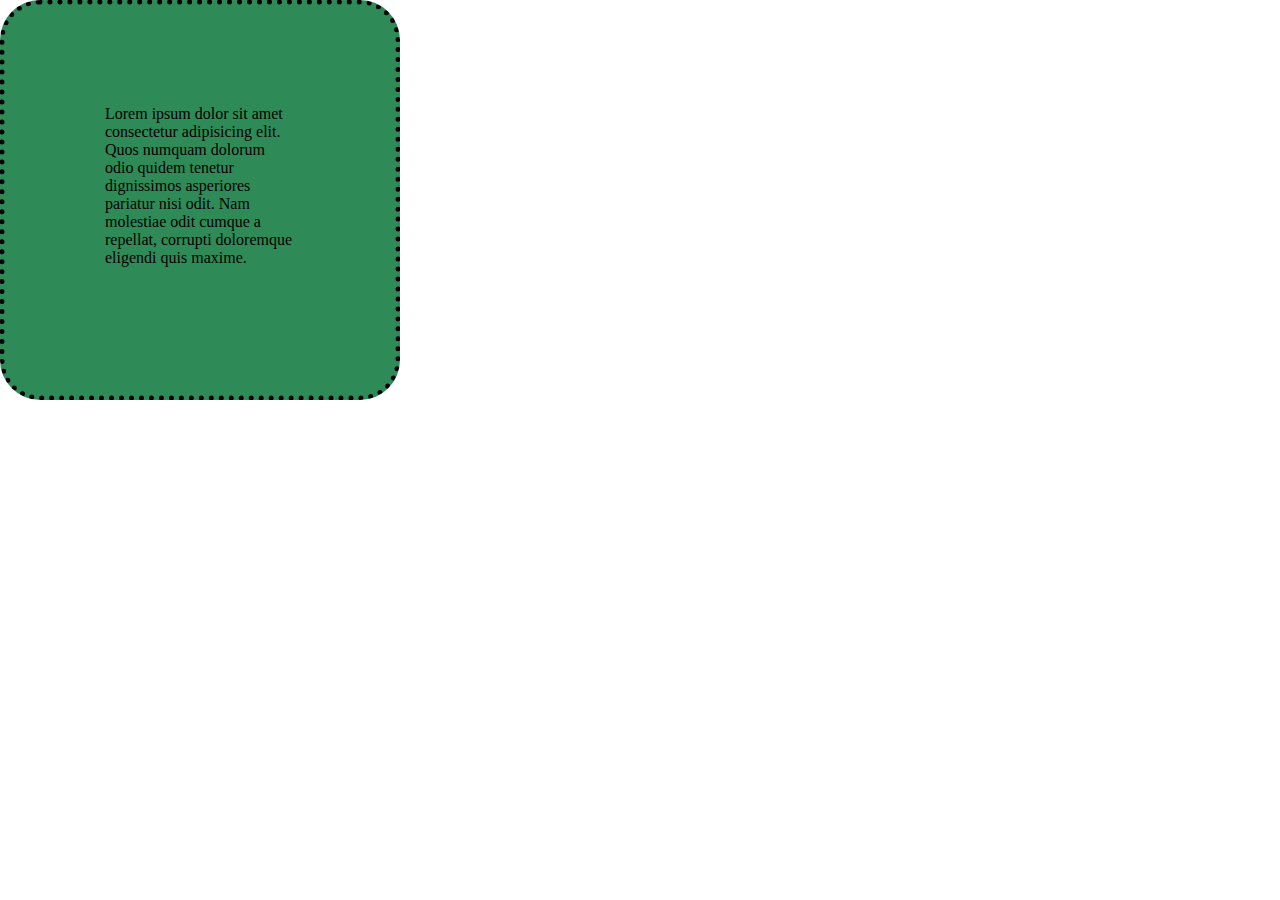
<file: lecture 1.5/index.html>
<!DOCTYPE html>
<html lang="en">
<head>
    <title>Box Model</title>
    <link href="css/style.css" rel="stylesheet">
</head>
<body>
<div class="Box"> 
    <p>Lorem ipsum dolor sit amet consectetur adipisicing elit. Quos numquam dolorum odio quidem tenetur dignissimos asperiores pariatur nisi odit. Nam molestiae odit cumque a repellat, corrupti doloremque eligendi quis maxime.</p>

</div>


    
    
    

    
</body>
</html>
</file>
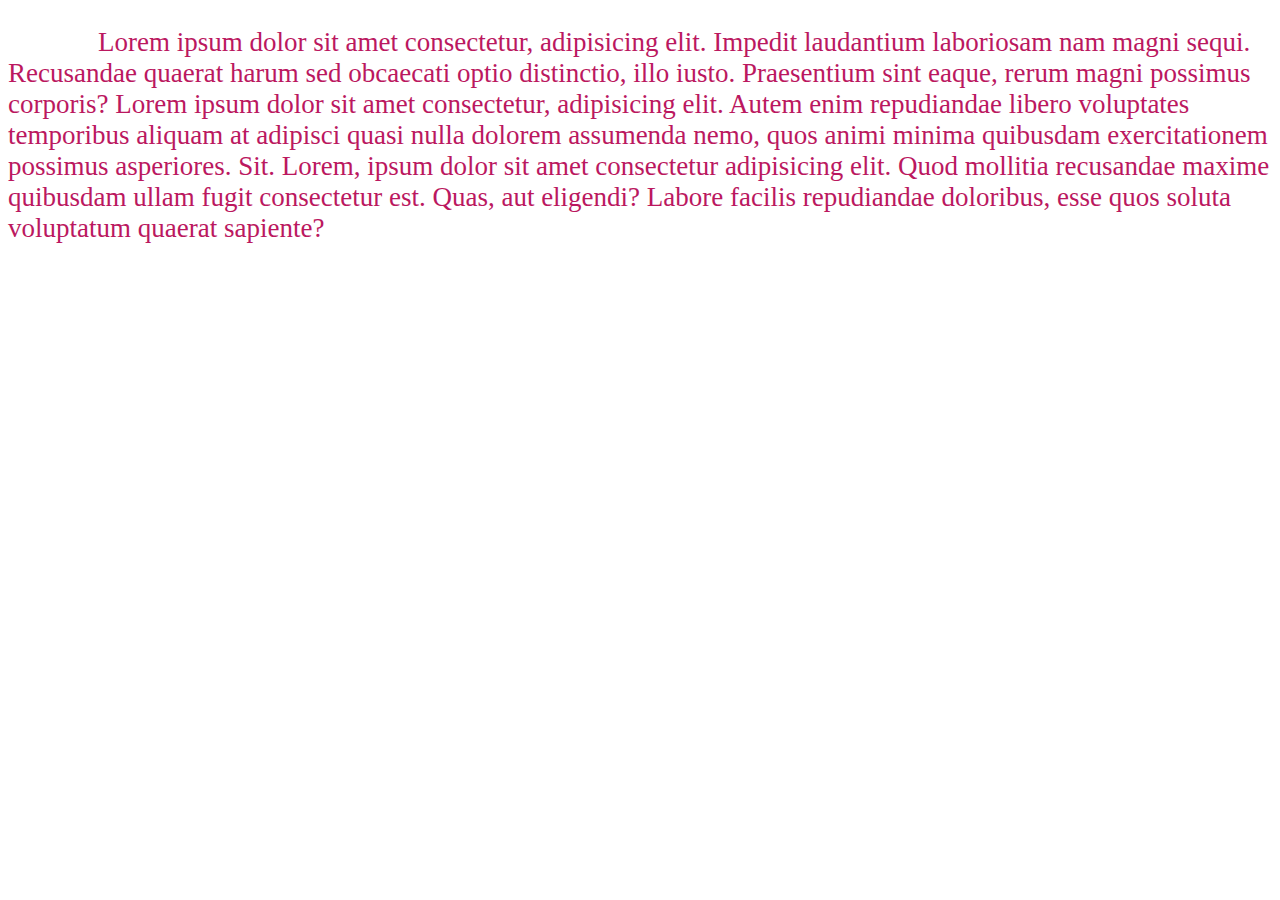
<file: lecture1.4/index.html>
<!DOCTYPE html>
<html lang="en">
<head>
 <title>favicon</title>
 <link rel="stylesheet" href="css/style.css">
 <link rel="icon" href="img/instagram.png">
</head>
<body>

    <p>Lorem ipsum dolor sit amet consectetur, adipisicing elit. Impedit laudantium laboriosam nam magni sequi. Recusandae quaerat harum sed obcaecati optio distinctio, illo iusto. Praesentium sint eaque, rerum magni possimus corporis? Lorem ipsum dolor sit amet consectetur, adipisicing elit. Autem enim repudiandae libero voluptates temporibus aliquam at adipisci quasi nulla dolorem assumenda nemo, quos animi minima quibusdam exercitationem possimus asperiores. Sit. Lorem, ipsum dolor sit amet consectetur adipisicing elit. Quod mollitia recusandae maxime quibusdam ullam fugit consectetur est. Quas, aut eligendi? Labore facilis repudiandae doloribus, esse quos soluta voluptatum quaerat sapiente?</p>
    
</body>
</html>
</file>
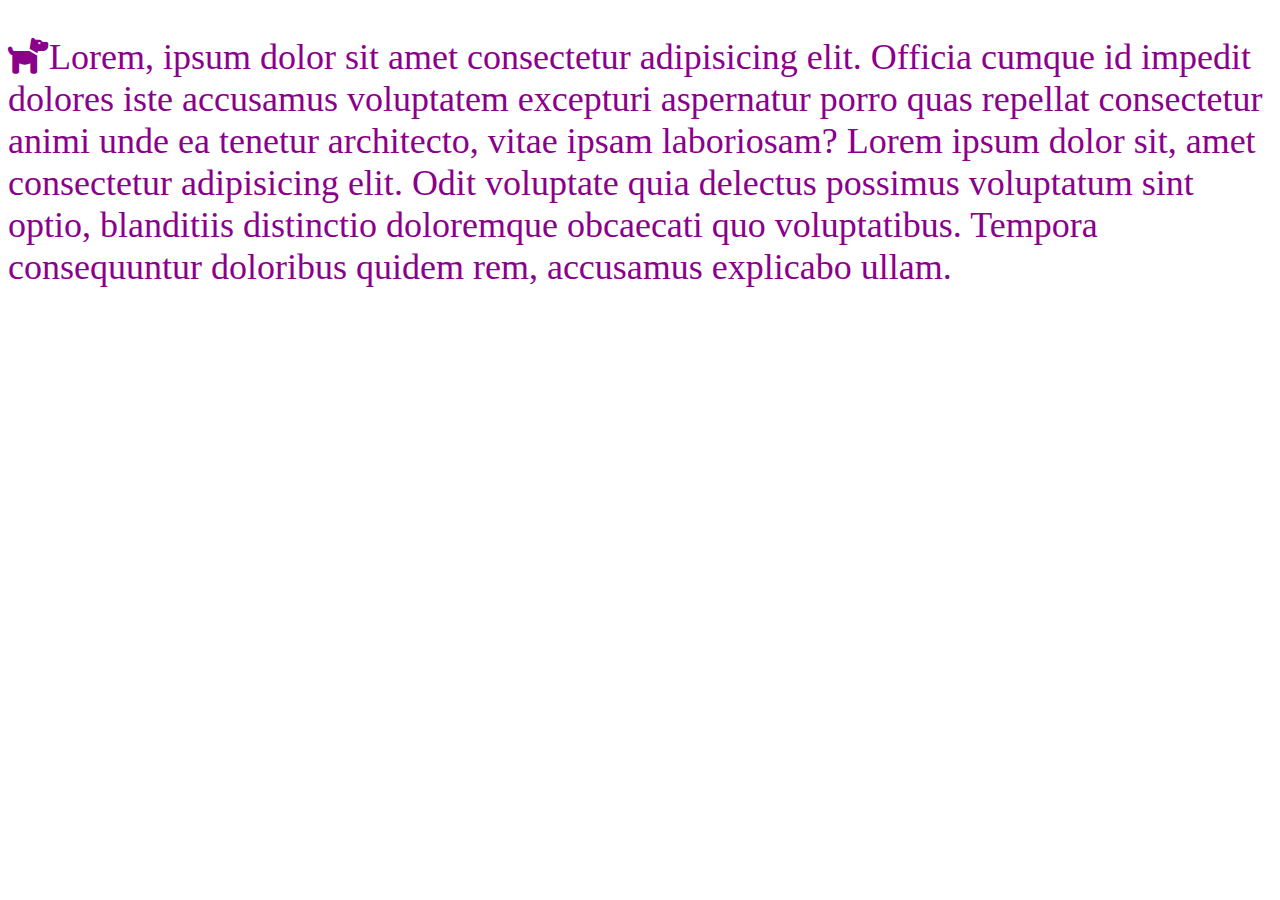
<file: lecture1.5/index.html>
<!DOCTYPE html>
<html lang="en">
<head>
    <title>font awesome</title>
    <link href="img/dog-solid.svg" rel="icon">
    <link rel="stylesheet" href="css/all.min.css">
    <link rel="stylesheet" href="css/style.css">
</head>
<body>
    <div>
        <p><i class="fa-solid fa-dog"></i>Lorem, ipsum dolor sit amet consectetur adipisicing elit. Officia cumque id impedit dolores iste accusamus voluptatem excepturi aspernatur porro quas repellat consectetur animi unde ea tenetur architecto, vitae ipsam laboriosam? Lorem ipsum dolor sit, amet consectetur adipisicing elit. Odit voluptate quia delectus possimus voluptatum sint optio, blanditiis distinctio doloremque obcaecati quo voluptatibus. Tempora consequuntur doloribus quidem rem, accusamus explicabo ullam.</p>
    </div>
    
</body>
</html>
</file>
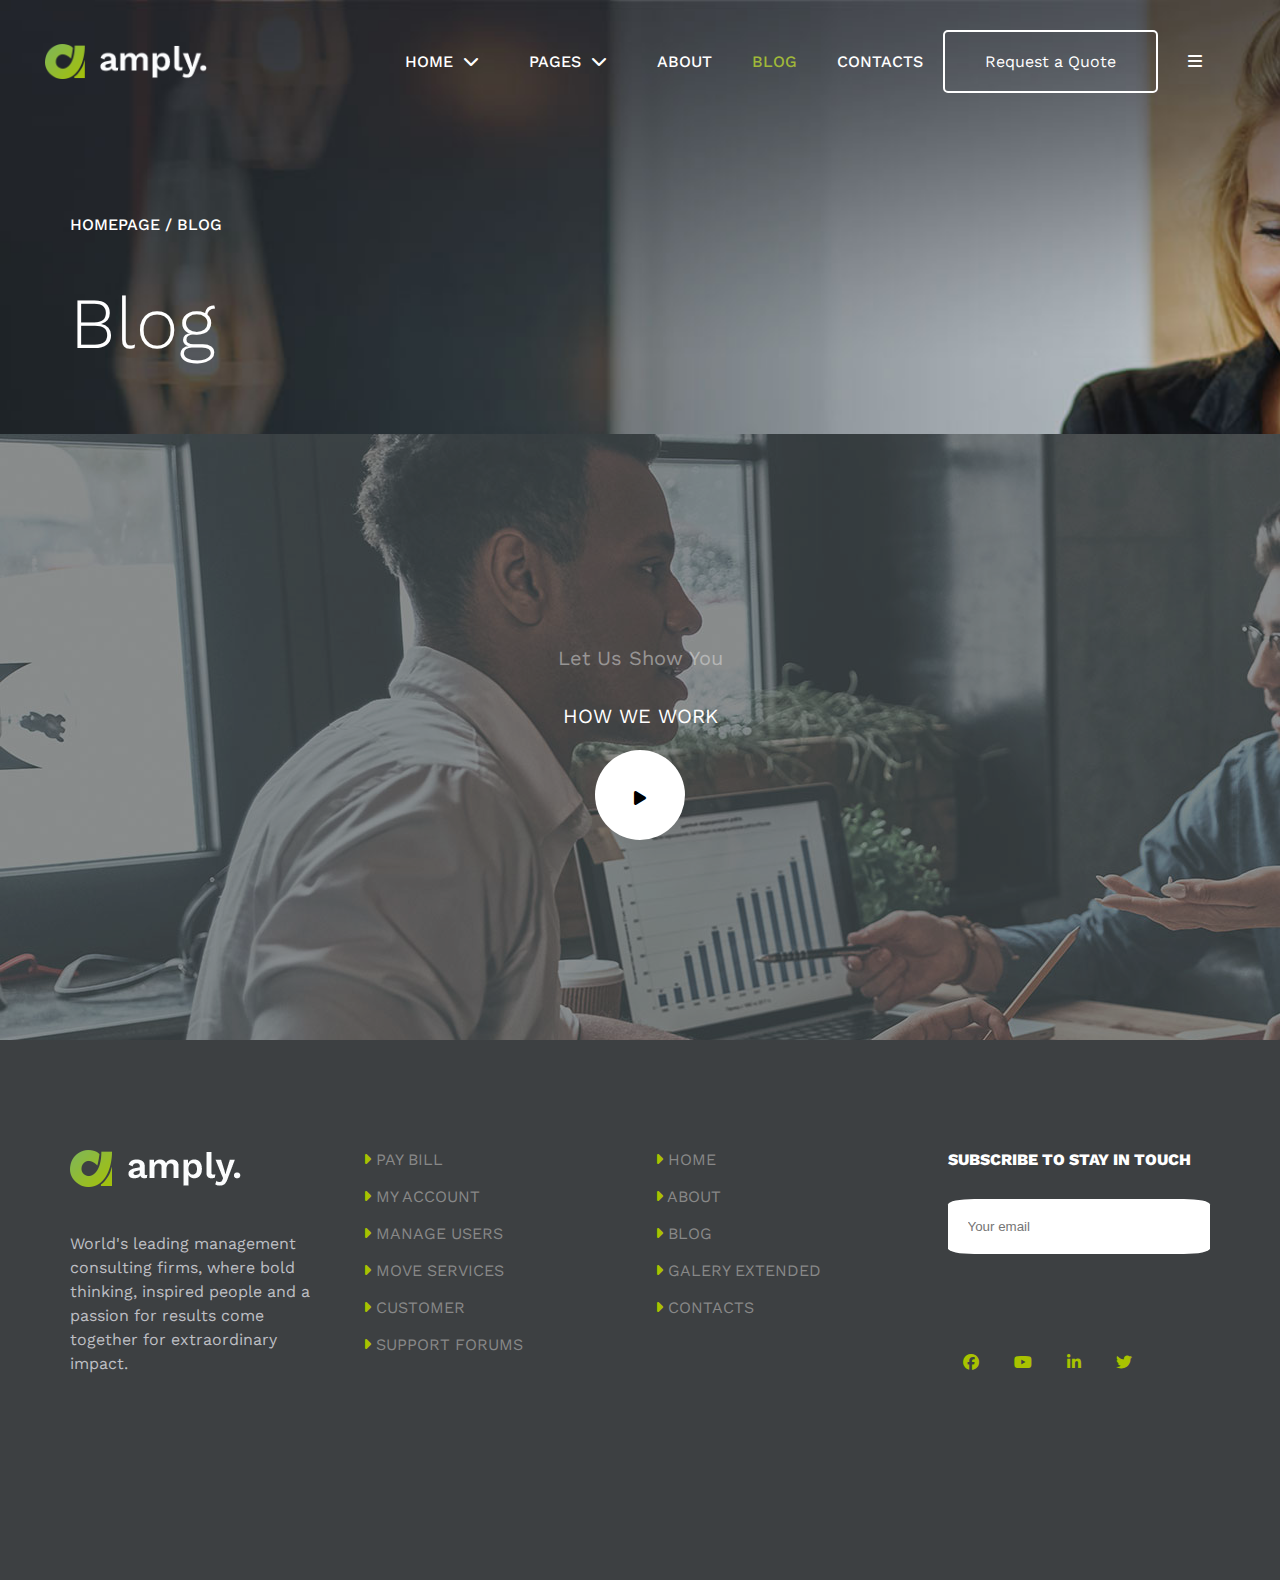
<file: CSS Project/Blog.html>
<!DOCTYPE html>
<html lang="en">

<head>
  <meta charset="UTF-8">
  <meta name="viewport" content="width=device-width, initial-scale=1.0">
  <title>Amply - Web Design & Digital Business WordPress theme Preview - ThemeForest</title>
  <!-- fave icon -->
  <link rel="shortcut icon" href="assets/img/total.png">
  <!-- font css -->
  <link rel="stylesheet" href="assets/css/fonts.css">
  <!-- icon css -->
  <link rel="stylesheet" href="assets/css/all.min.css">
  <!-- custom css -->
  <link rel="stylesheet" href="assets/css/Blog.css">
  <!-- header start -->
</head>
<body>
<header>
  <div class="container-fluid">
    <div class="row align-contain">
      <div class="col-3">
        <div class="logo">
          <a href="#">
            <img src="assets/img/logo-1.png" alt="Logo">
          </a>
        </div>
      </div>
      <div class="col-8 ">
        <nav class="main d-flex justify-end  align-contain">
          <ul class="d-flex">
            <li><a href="index.html">Home<i class="fa-solid fa-chevron-down"></i></a></li>
            <li><a href="pages.html">Pages<i class="fa-solid fa-chevron-down"></i></a></li>
            <li><a href="About.html">About</a></li>
            <li><span><a href="Blog.html">Blog</a></span></li>
            <li><a href="contact.html">Contacts</a></li>
          </ul>
          <a href="#" class="header-button"> Request a Quote</a>
        </nav>
      </div>
      <div class="col-1">
        <div class="toggle">
          <a href="#"><i class="fa-solid fa-bars"></i></a>
        </div>
      </div>
    </div>
  </div>
</header>
<!-- header end -->
<!-- banner start -->
<section class="banner">
  <div class="container">
    <div class="row ">
      <div class="col-6">
        <div class="banner-content">
          <h5>Homepage / Blog </h5>
          <br>
          <br>
          <h1> <span>Blog</span></h1>
        </div>
        <br>
        <br>
        <br>
        <br>
      </div>
    </div>

  </div>
</section>
<!-- banner end -->
   <!-- video start  -->
   <section>
    <div class="video">
        <div class="container">
            <div class="row justify-center">
                <div class="video-content">
                    <div class="col-12">
                        <h2><span class="above">
                          Let Us Show You	</span></h2>
                          <h3>HOW<span> WE WORK</span></h3>
                        <a href="#">
                            <i class="fa-solid fa-play"></i>
                        </a>
                    </div>
                </div>
            </div>
        </div>
    </div>
   </section> 
  <!-- video end -->
   <!-- footer start -->
   <footer>
    <div class="container">
      <div class="row ">
        <div class="col-3">
          <div class="info">
            <a href="#">
              <img src="assets/img/logo-1.png">
            </a>
            <p>
              World's leading management consulting firms, where bold thinking, inspired people and a passion for
              results come together for extraordinary impact.</p>
          </div>
        </div>
        <div class="col-3">
          <div class="menu">
            <ul>
             <li>
                <i class="fa-solid fa-caret-right"></i> <a href="#">Pay Bill</a>
              </li>
              <li>
                <i class="fa-solid fa-caret-right"></i> <a href="#">My Account</a>
              </li>
              <li>
                <i class="fa-solid fa-caret-right"></i> <a href="#">Manage Users</a>
              </li>
              <li>
                <i class="fa-solid fa-caret-right"></i> <a href="#">Move Services</a>
              </li>
              <li>
                <i class="fa-solid fa-caret-right"></i> <a href="#">Customer</a>
              </li>
              <li>
                <i class="fa-solid fa-caret-right"></i> <a href="#">SUPPORT FORUMS</a>
              </li>
            </ul>
          </div>
        </div>
        <div class="col-3">
          <div class="menu">
             <ul>
              <li>
                <i class="fa-solid fa-caret-right"></i> <a href="#">Home</a>
              </li>
              <li>
                <i class="fa-solid fa-caret-right"></i> <a href="#">About</a>
              </li>
              <li>
                <i class="fa-solid fa-caret-right"></i> <a href="#">Blog</a>
              </li>
              <li>
                <i class="fa-solid fa-caret-right"></i> <a href="#">Galery Extended</a>
              </li>
              <li>
                <i class="fa-solid fa-caret-right"></i> <a href="#"> Contacts</a>
              </li>
             
            </ul>
          </div>
        </div>
        <div class="col-3">
          <div class="menus">
            <h2>Subscribe to Stay in Touch</h2>
            
            <form>
              <input type="email" placeholder="Your email">
              
            </form>
            <i class="fa-brands fa-facebook"></i>
            <i class="fa-brands fa-youtube"></i>
            <i class="fa-brands fa-linkedin-in"></i>
            <i class="fa-brands fa-twitter"></i>
          </div>
        </div>
      </div>
    </div>
  </footer>
  <!-- footer end -->
</body>
</html>
</file>
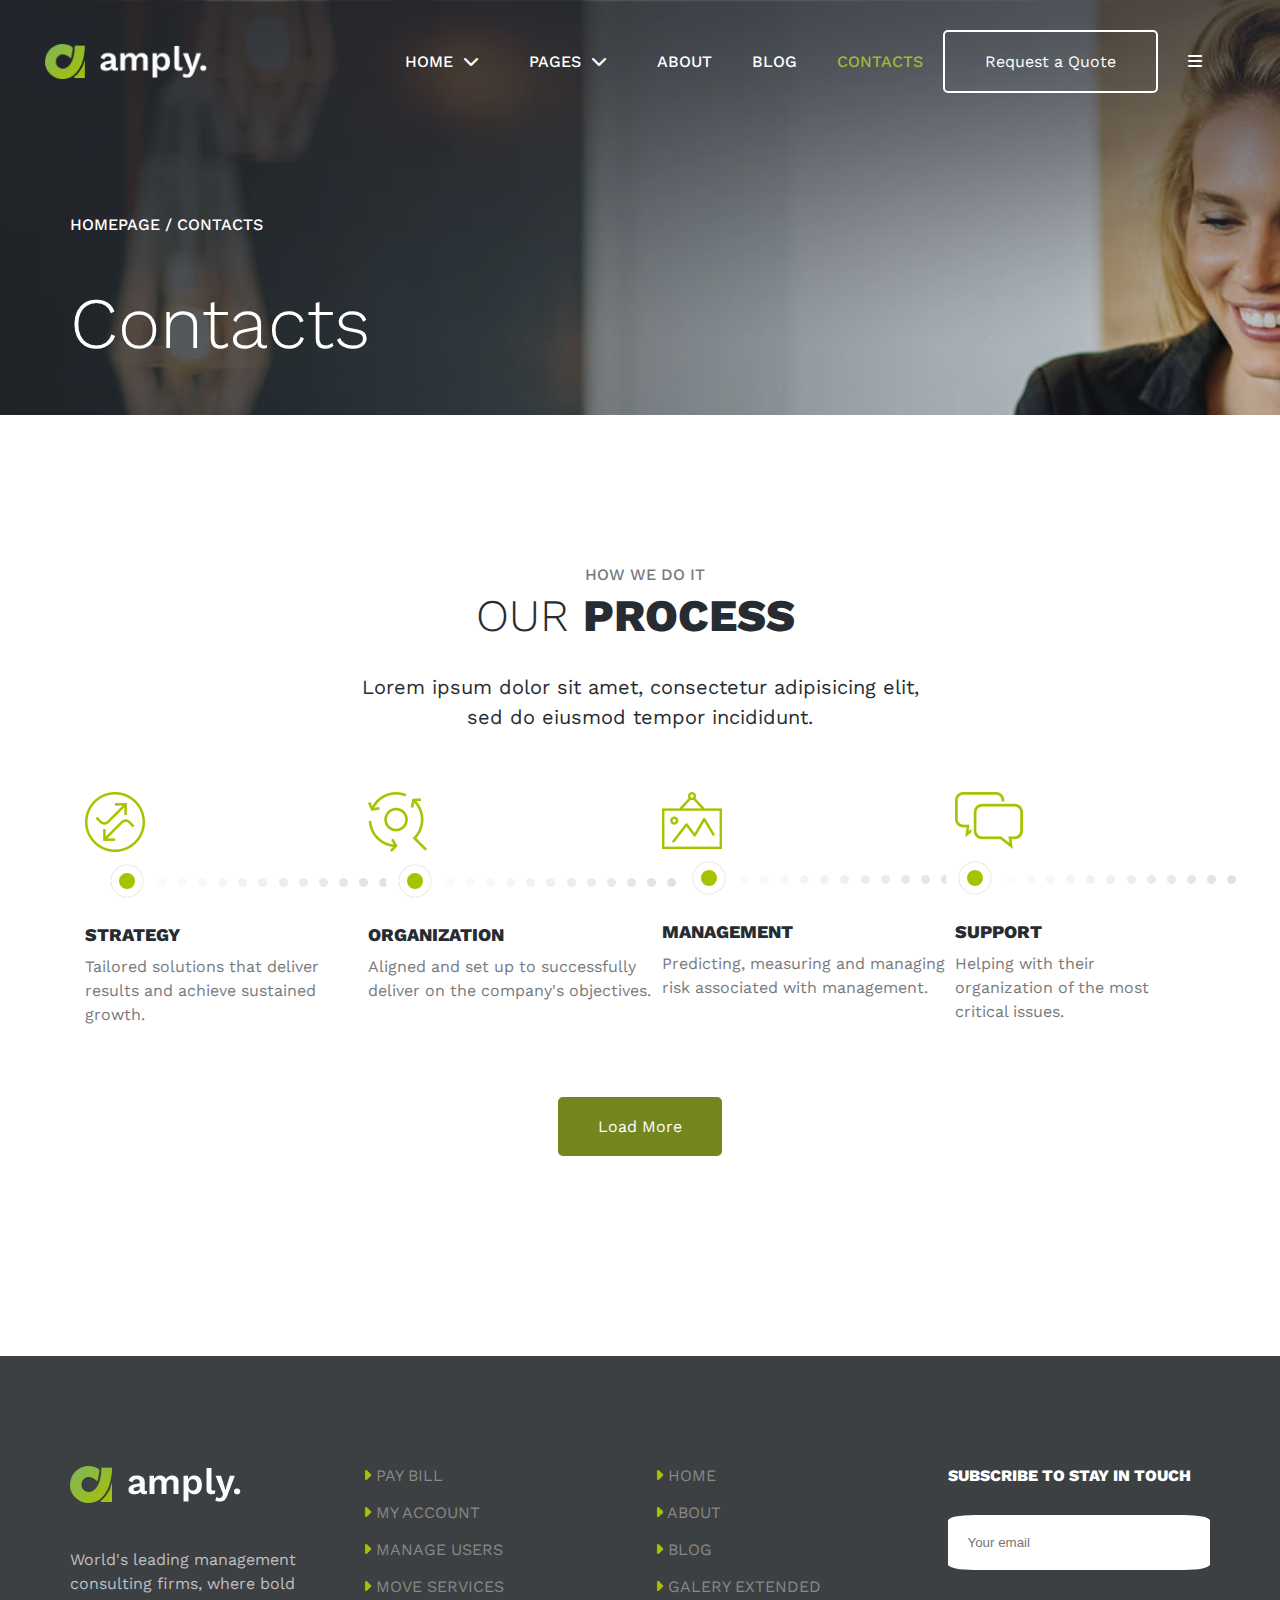
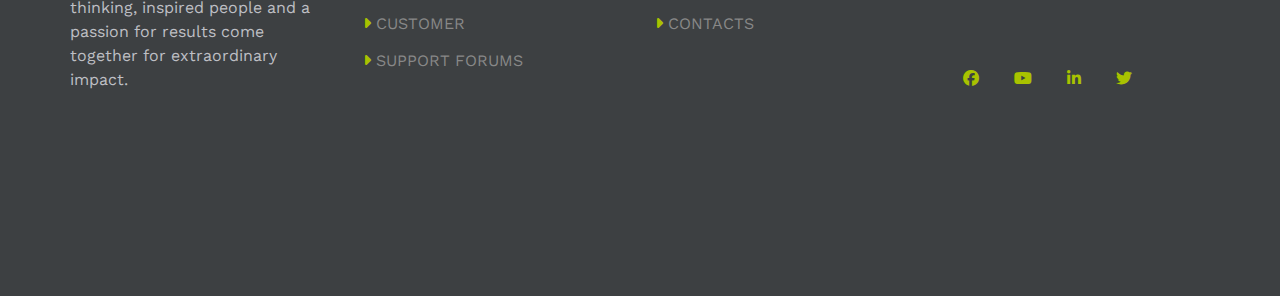
<file: CSS Project/contact.html>
<!DOCTYPE html>
<html lang="en">

<head>
  <meta charset="UTF-8">
  <meta name="viewport" content="width=device-width, initial-scale=1.0">
  <title>Amply - Web Design & Digital Business WordPress theme Preview - ThemeForest</title>
  <!-- fave icon -->
  <link rel="shortcut icon" href="assets/img/total.png">
  <!-- font css -->
  <link rel="stylesheet" href="assets/css/fonts.css">
  <!-- icon css -->
  <link rel="stylesheet" href="assets/css/all.min.css">
  <!-- custom css -->
  <link rel="stylesheet" href="assets/css/Contact.css">
  <!-- header start -->
</head>
<body>
<header>
  <div class="container-fluid">
    <div class="row align-contain">
      <div class="col-3">
        <div class="logo">
          <a href="#">
            <img src="assets/img/logo-1.png" alt="Logo">
          </a>
        </div>
      </div>
      <div class="col-8 ">
        <nav class="main d-flex justify-end  align-contain">
          <ul class="d-flex">
            <li><a href="index.html">Home<i class="fa-solid fa-chevron-down"></i></a></li>
            <li><a href="pages.html">Pages<i class="fa-solid fa-chevron-down"></i></a></li>
            <li><a href="About.html">About</a></li>
            <li><a href="Blog.html">Blog</a></li>
            <li><span><a href="contact.html">Contacts</a></span></li>
          </ul>
          <a href="#" class="header-button"> Request a Quote</a>
        </nav>
      </div>
      <div class="col-1">
        <div class="toggle">
          <a href="#"><i class="fa-solid fa-bars"></i></a>
        </div>
      </div>
    </div>
  </div>
</header>
<!-- header end -->
 <!-- banner start -->
<section class="banner">
  <div class="container">
    <div class="row ">
      <div class="col-6">
        <div class="banner-content">
          <h5>Homepage / Contacts </h5>
          <br>
          <br>
          <h1> <span>Contacts</span></h1>
        </div>
        <br>
        <br>
        <br>
      </div>
    </div>

  </div>
</section>
<!-- banner end -->
  <!-- our process start-->
  <div class="process ">
    <div class="container">
      <div class="row justify-center">
        <div class="col-12">
          <div class="abow">
            <h4> how we do it </h4>
            <h2>our <span>process</span></h2>
            <p> Lorem ipsum dolor sit amet, consectetur adipisicing elit, <br>sed do eiusmod tempor incididunt. </p>
          </div>
        </div>
      </div>
      <div class="container-item">
        <div class="item ">
          <img src="assets/img/steps_3_1.png" alt="process">
          <div class="line">
            <div class="circle"></div>

          </div>
          <div class="title">STRATEGY</div>
          <div class="description">
            Tailored solutions that deliver results and achieve sustained growth.
          </div>
        </div>
        <div class="item ">
          <img src="assets/img/steps_3_2.png" alt="process">
          <div class="line">
            <div class="circle"></div>

          </div>

          <div class="title">ORGANIZATION</div>
          <div class="description">
            Aligned and set up to successfully deliver on the company's objectives.
          </div>
        </div>
        <div class="item">
          <img src="assets/img/steps_3_3.png" alt="process">
          <div class="line">
            <div class="circle"></div>

          </div>
          <div class="title">MANAGEMENT</div>
          <div class="description">
            Predicting, measuring and managing risk associated with management.
          </div>
        </div>
        <div class="item">
          <img src="assets/img/steps_3_4.png" alt="process">
          <div class="line">
            <div class="circle"></div>

          </div>
          <div class="title">SUPPORT</div>
          <div class="description">
            Helping with their organization of the most critical issues.
          </div>
        </div>

      </div>
      <a href="#" class="process-button">Load More </a>
    </div>
  </div>
  <!-- our process end-->

   <!-- footer start -->
   <footer>
    <div class="container">
      <div class="row ">
        <div class="col-3">
          <div class="info">
            <a href="#">
              <img src="assets/img/logo-1.png">
            </a>
            <p>
              World's leading management consulting firms, where bold thinking, inspired people and a passion for
              results come together for extraordinary impact.</p>
          </div>
        </div>
        <div class="col-3">
          <div class="menu">
            <ul>
             <li>
                <i class="fa-solid fa-caret-right"></i> <a href="#">Pay Bill</a>
              </li>
              <li>
                <i class="fa-solid fa-caret-right"></i> <a href="#">My Account</a>
              </li>
              <li>
                <i class="fa-solid fa-caret-right"></i> <a href="#">Manage Users</a>
              </li>
              <li>
                <i class="fa-solid fa-caret-right"></i> <a href="#">Move Services</a>
              </li>
              <li>
                <i class="fa-solid fa-caret-right"></i> <a href="#">Customer</a>
              </li>
              <li>
                <i class="fa-solid fa-caret-right"></i> <a href="#">SUPPORT FORUMS</a>
              </li>
            </ul>
          </div>
        </div>
        <div class="col-3">
          <div class="menu">
             <ul>
              <li>
                <i class="fa-solid fa-caret-right"></i> <a href="#">Home</a>
              </li>
              <li>
                <i class="fa-solid fa-caret-right"></i> <a href="#">About</a>
              </li>
              <li>
                <i class="fa-solid fa-caret-right"></i> <a href="#">Blog</a>
              </li>
              <li>
                <i class="fa-solid fa-caret-right"></i> <a href="#">Galery Extended</a>
              </li>
              <li>
                <i class="fa-solid fa-caret-right"></i> <a href="#"> Contacts</a>
              </li>
             
            </ul>
          </div>
        </div>
        <div class="col-3">
          <div class="menus">
            <h2>Subscribe to Stay in Touch</h2>
            
            <form>
              <input type="email" placeholder="Your email">
              
            </form>
            <i class="fa-brands fa-facebook"></i>
            <i class="fa-brands fa-youtube"></i>
            <i class="fa-brands fa-linkedin-in"></i>
            <i class="fa-brands fa-twitter"></i>
          </div>
        </div>
      </div>
    </div>
  </footer>
  <!-- footer end -->
</body>
</html>
</file>
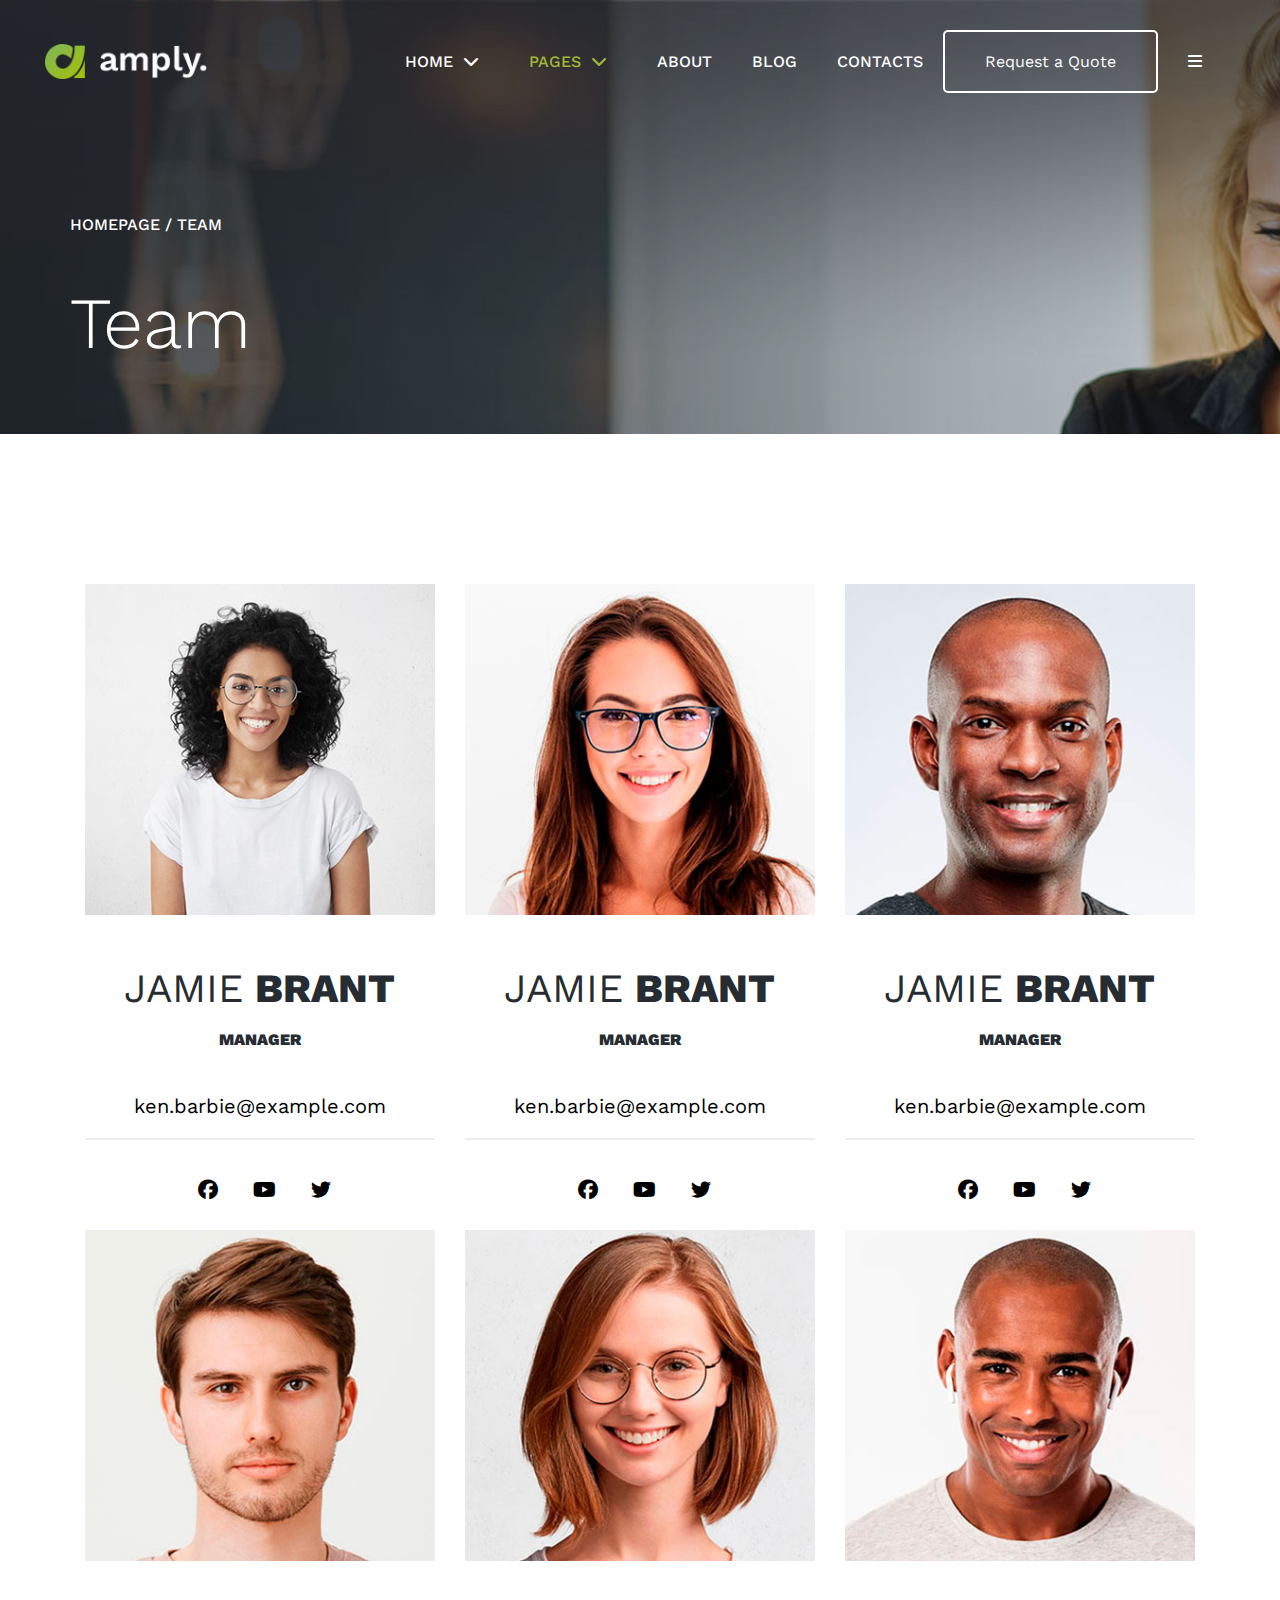
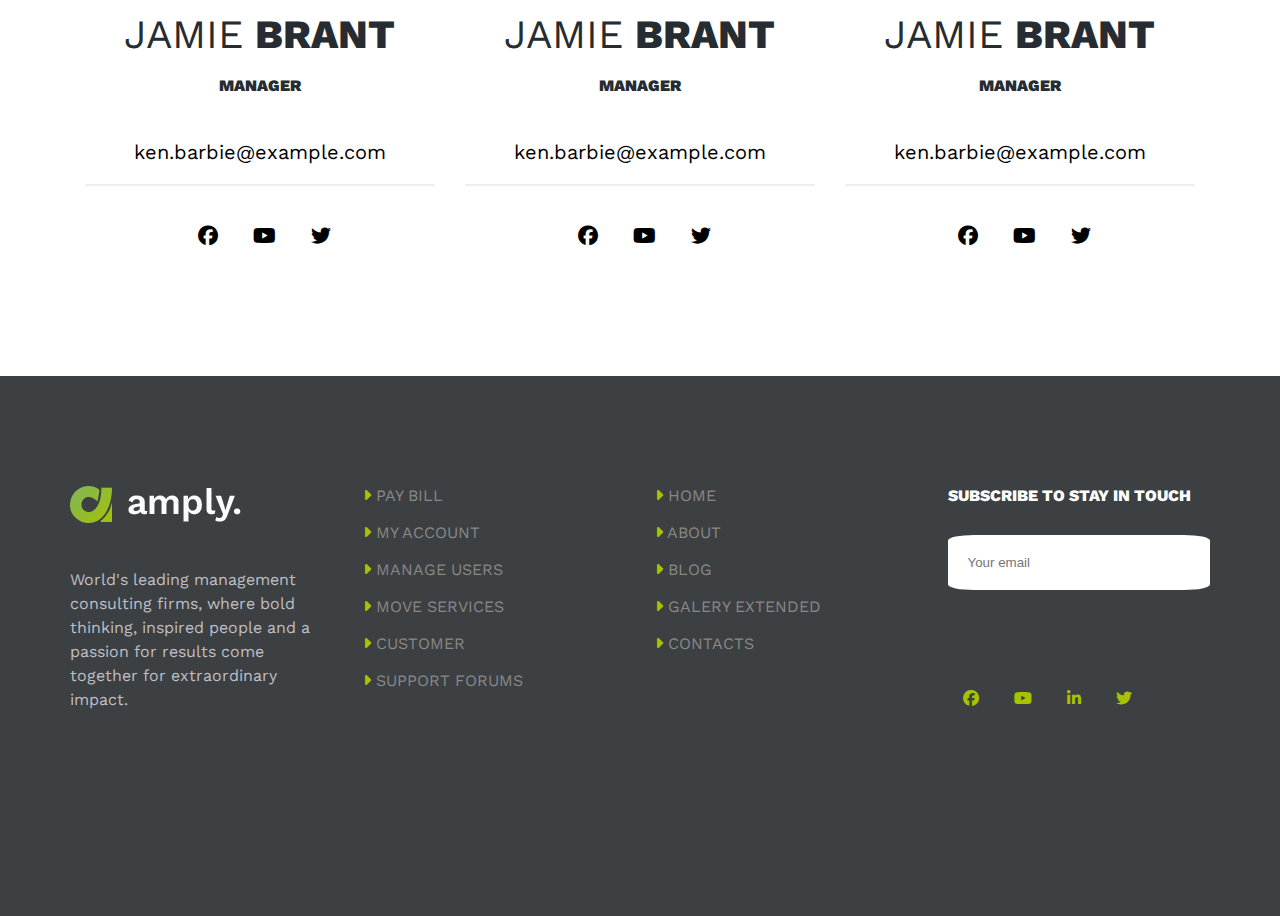
<file: CSS Project/pages.html>
<!DOCTYPE html>
<html lang="en">

<head>
  <meta charset="UTF-8">
  <meta name="viewport" content="width=device-width, initial-scale=1.0">
  <title>Amply - Web Design & Digital Business WordPress theme Preview - ThemeForest</title>
  <!-- fave icon -->
  <link rel="shortcut icon" href="assets/img/total.png">
  <!-- font css -->
  <link rel="stylesheet" href="assets/css/fonts.css">
  <!-- icon css -->
  <link rel="stylesheet" href="assets/css/all.min.css">
  <!-- custom css -->
  <link rel="stylesheet" href="assets/css/pages.css">
  <!-- header start -->
</head>
<body>
<header>
  <div class="container-fluid">
    <div class="row align-contain">
      <div class="col-3">
        <div class="logo">
          <a href="#">
            <img src="assets/img/logo-1.png" alt="Logo">
          </a>
        </div>
      </div>
      <div class="col-8 ">
        <nav class="main d-flex justify-end  align-contain">
          <ul class="d-flex">
            <li>
              <a href="index.html">Home<i class="fa-solid fa-chevron-down"></i></a>
            </li>
            <li><span><a href="pages.html">Pages<i class="fa-solid fa-chevron-down"></i></a></span></li>
            <li><a href="About.html">About</a></li>
            <li><a href="Blog.html">Blog</a></li>
            <li><a href="contact.html">Contacts</a></li>
          </ul>
          <a href="#" class="header-button"> Request a Quote</a>
        </nav>
      </div>
      <div class="col-1">
        <div class="toggle">
          <a href="#"><i class="fa-solid fa-bars"></i></a>
        </div>
      </div>
    </div>
  </div>
</header>
<!-- header end -->
<!-- banner start -->
<section class="banner">
  <div class="container">
    <div class="row ">
      <div class="col-6">
        <div class="banner-content">
          <h5>Homepage / Team </h5>
          <br>
          <br>
          <h1> <span>Team</span></h1>
<br>
<br>
<br>
<br>

        </div>
      </div>
    </div>

  </div>
</section>
<!-- banner end -->
<!-- Manage Users start -->
 <section class="manage-users">
  <div class="container">
    <div class="row">
      <div class="col-12 d-flex">
        <div class="col-4">
        
          <div class="manage">
            <img src="assets/img/team-single-img.jpg" alt="img">
            <a href="#">
              <h2>Jamie<span> Brant</span></h2>
              <h4>Manager</h4>
            </a>
            <br>
            <br>
           <p class="email">ken.barbie@example.com</p>
          <div class="social-icon">
            <i class="fa-brands fa-facebook"></i>
            <i class="fa-brands fa-youtube"></i>
            <i class="fa-brands fa-twitter"></i>
          </div>
          </div>
        </div>
        <div class="col-4">
        
          <div class="manage">
            <img src="assets/img/01-4.jpg" alt="img">
            <a href="#">
              <h2>Jamie<span> Brant</span></h2>
              <h4>Manager</h4>
            </a>
            <br>
            <br>
           <p class="email">ken.barbie@example.com</p>
          <div class="social-icon">
            <i class="fa-brands fa-facebook"></i>
            <i class="fa-brands fa-youtube"></i>
            <i class="fa-brands fa-twitter"></i>
          </div>
          </div>
        </div>
        <div class="col-4">
        
          <div class="manage">
            <img src="assets/img/04-2.jpg" alt="img">
            <a href="#">
              <h2>Jamie<span> Brant</span></h2>
              <h4>Manager</h4>
            </a>
            <br>
            <br>
           <p class="email">ken.barbie@example.com</p>
          <div class="social-icon">
            <i class="fa-brands fa-facebook"></i>
            <i class="fa-brands fa-youtube"></i>
            <i class="fa-brands fa-twitter"></i>
          </div>
          </div>
        </div>
        <div class="col-4">
        
          <div class="manage">
            <img src="assets/img/05-2.jpg" alt="img">
            <a href="#">
              <h2>Jamie<span> Brant</span></h2>
              <h4>Manager</h4>
            </a>
            <br>
            <br>
           <p class="email">ken.barbie@example.com</p>
          <div class="social-icon">
            <i class="fa-brands fa-facebook"></i>
            <i class="fa-brands fa-youtube"></i>
            <i class="fa-brands fa-twitter"></i>
          </div>
          </div>
        </div>
        <div class="col-4">
        
          <div class="manage">
            <img src="assets/img/03-2.jpg" alt="img">
            <a href="#">
              <h2>Jamie<span> Brant</span></h2>
              <h4>Manager</h4>
            </a>
            <br>
            <br>
           <p class="email">ken.barbie@example.com</p>
          <div class="social-icon">
            <i class="fa-brands fa-facebook"></i>
            <i class="fa-brands fa-youtube"></i>
            <i class="fa-brands fa-twitter"></i>
          </div>
          </div>
        </div>
        <div class="col-4">
        
          <div class="manage">
            <img src="assets/img/06-2-1.jpg" alt="img">
            <a href="#">
              <h2>Jamie<span> Brant</span></h2>
              <h4>Manager</h4>
            </a>
            <br>
            <br>
           <p class="email">ken.barbie@example.com</p>
          <div class="social-icon">
            <i class="fa-brands fa-facebook"></i>
            <i class="fa-brands fa-youtube"></i>
            <i class="fa-brands fa-twitter"></i>
          </div>
          </div>
        </div>


      </div>
    </div>
  </div>
 </section>
<!-- Manage Users end -->
   <!-- footer start -->
   <footer>
    <div class="container">
      <div class="row ">
        <div class="col-3">
          <div class="info">
            <a href="#">
              <img src="assets/img/logo-1.png">
            </a>
            <p>
              World's leading management consulting firms, where bold thinking, inspired people and a passion for
              results come together for extraordinary impact.</p>
          </div>
        </div>
        <div class="col-3">
          <div class="menu">
            <ul>
             <li>
                <i class="fa-solid fa-caret-right"></i> <a href="#">Pay Bill</a>
              </li>
              <li>
                <i class="fa-solid fa-caret-right"></i> <a href="#">My Account</a>
              </li>
              <li>
                <i class="fa-solid fa-caret-right"></i> <a href="#">Manage Users</a>
              </li>
              <li>
                <i class="fa-solid fa-caret-right"></i> <a href="#">Move Services</a>
              </li>
              <li>
                <i class="fa-solid fa-caret-right"></i> <a href="#">Customer</a>
              </li>
              <li>
                <i class="fa-solid fa-caret-right"></i> <a href="#">SUPPORT FORUMS</a>
              </li>
            </ul>
          </div>
        </div>
        <div class="col-3">
          <div class="menu">
             <ul>
              <li>
                <i class="fa-solid fa-caret-right"></i> <a href="#">Home</a>
              </li>
              <li>
                <i class="fa-solid fa-caret-right"></i> <a href="#">About</a>
              </li>
              <li>
                <i class="fa-solid fa-caret-right"></i> <a href="#">Blog</a>
              </li>
              <li>
                <i class="fa-solid fa-caret-right"></i> <a href="#">Galery Extended</a>
              </li>
              <li>
                <i class="fa-solid fa-caret-right"></i> <a href="#"> Contacts</a>
              </li>
             
            </ul>
          </div>
        </div>
        <div class="col-3">
          <div class="menus">
            <h2>Subscribe to Stay in Touch</h2>
            
            <form>
              <input type="email" placeholder="Your email">
              
            </form>
            <i class="fa-brands fa-facebook"></i>
            <i class="fa-brands fa-youtube"></i>
            <i class="fa-brands fa-linkedin-in"></i>
            <i class="fa-brands fa-twitter"></i>
          </div>
        </div>
      </div>
    </div>
  </footer>
  <!-- footer end -->
</body>
</html>
</file>
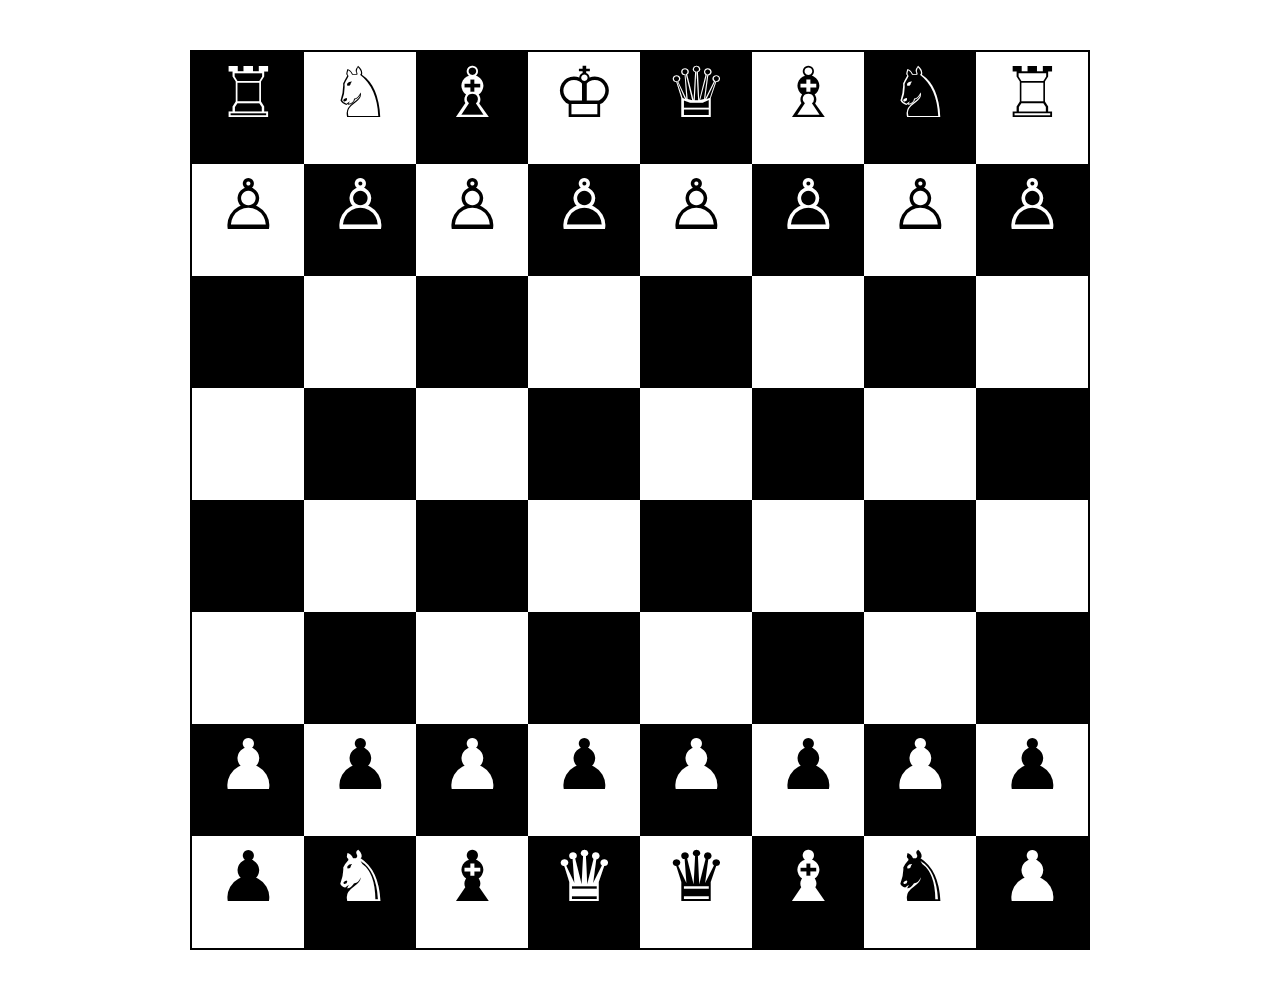
<file: lecture 1.6/chessbord.html>
<!DOCTYPE html>
<html lang="en">
  <head>
    <title>Chessbord</title>
    <link rel="stylesheet" href="css/chessstyle.css" />
  </head>
  <body>
    <section>
      <div class="container">
        <div class="chessboard">
            <div class="black">&#9814</div>
            <div class="white">&#9816</div>
            <div class="black">&#9815</div>
            <div class="white">&#9812</div>
            <div class="black">&#9813</div>
            <div class="white">&#9815</div>
            <div class="black">&#9816</div>
            <div class="white">&#9814</div>

            <div class="clear"></div>
            
           <div class="white">&#9817</div>
            <div class="black">&#9817</div>
            <div class="white">&#9817</div>
            <div class="black">&#9817</div>
            <div class="white">&#9817</div>
            <div class="black">&#9817</div>
            <div class="white">&#9817</div>
            <div class="black">&#9817</div>

             <div class="clear"></div>
            
            <div class="black"></div>
            <div class="white"></div>
            <div class="black"></div>
            <div class="white"></div>
            <div class="black"></div>
            <div class="white"></div>
            <div class="black"></div>
            <div class="white"></div>

            <div class="clear"></div>
            
            <div class="white"></div>
            <div class="black"></div>
            <div class="white"></div>
            <div class="black"></div>
            <div class="white"></div>
            <div class="black"></div>
            <div class="white"></div>
            <div class="black"></div>

            <div class="clear"></div>
            
            <div class="black"></div>
            <div class="white"></div>
            <div class="black"></div>
            <div class="white"></div>
            <div class="black"></div>
            <div class="white"></div>
            <div class="black"></div>
            <div class="white"></div>

            <div class="clear"></div>
             
            <div class="white"></div>
            <div class="black"></div>
            <div class="white"></div>
            <div class="black"></div>
            <div class="white"></div>
            <div class="black"></div>
            <div class="white"></div>
            <div class="black"></div>

            <div class="clear"></div>
            
            <div class="black">&#9823</div>
            <div class="white">&#9823</div>
            <div class="black">&#9823</div>
            <div class="white">&#9823</div>
            <div class="black">&#9823</div>
            <div class="white">&#9823</div>
            <div class="black">&#9823</div>
            <div class="white">&#9823</div> 

            <div class="clear"></div>

            <div class="white">&#9823</div>
            <div class="black">&#9822</div>
            <div class="white">&#9821</div>
            <div class="black">&#9819</div>
            <div class="white">&#9819</div>
            <div class="black">&#9821</div>
            <div class="white">&#9822</div>
            <div class="black">&#9823</div>

        </div>
      </div>
    </section>
  </body>
</html>
</file>
<file: chessbord/css/style.css>
*{
	Box-sizing:border-box;
	margin:0px;
	padding:0px;
}
.conteinar{
	max-width:800px;
	margin:0px auto;
}
.main{
	width:100%;
	height:800px;
	background-color:skyblue;
	border:1px solid black;
}
	
.box{
	width:calc(100% - 87.5%);
	height:calc(100% - 87.5%);
	background-color:black;
	float:left;
	color:white;
	text-align:center;
	font-size:50px;
}
.box1{
	width:calc(100% - 87.5%);
	height:calc(100% - 87.5%);
	background-color:white;
	float:left;
	color:black;
	text-align:center;
	font-size:50px;
}
</file>
<file: CSS Website/assets/css/fonts.css>
@font-face {
    font-family: 'Raleway';
    src: url('../fonts/Raleway-Italic.woff2') format('woff2'),
        url('../fonts/Raleway-Italic.woff') format('woff');
    font-weight: normal;
    font-style: italic;
    font-display: swap;
}

@font-face {
    font-family: 'Raleway';
    src: url('../fonts/Raleway-Light.woff2') format('woff2'),
        url('../fonts/Raleway-Light.woff') format('woff');
    font-weight: 300;
    font-style: normal;
    font-display: swap;
}

@font-face {
    font-family: 'Raleway';
    src: url('../fonts/Raleway-ExtraLightItalic.woff2') format('woff2'),
        url('../fonts/Raleway-ExtraLightItalic.woff') format('woff');
    font-weight: 200;
    font-style: italic;
    font-display: swap;
}

@font-face {
    font-family: 'Raleway';
    src: url('../fonts/Raleway-Medium.woff2') format('woff2'),
        url('../fonts/Raleway-Medium.woff') format('woff');
    font-weight: 500;
    font-style: normal;
    font-display: swap;
}

@font-face {
    font-family: 'Raleway';
    src: url('../fonts/Raleway-MediumItalic.woff2') format('woff2'),
        url('../fonts/Raleway-MediumItalic.woff') format('woff');
    font-weight: 500;
    font-style: italic;
    font-display: swap;
}

@font-face {
    font-family: 'Raleway';
    src: url('../fonts/Raleway-LightItalic.woff2') format('woff2'),
        url('../fonts/Raleway-LightItalic.woff') format('woff');
    font-weight: 300;
    font-style: italic;
    font-display: swap;
}

@font-face {
    font-family: 'Raleway';
    src: url('../fonts/Raleway-Regular.woff2') format('woff2'),
        url('../fonts/Raleway-Regular.woff') format('woff');
    font-weight: normal;
    font-style: normal;
    font-display: swap;
}

@font-face {
    font-family: 'Raleway';
    src: url('../fonts/Raleway-SemiBold.woff2') format('woff2'),
        url('../fonts/Raleway-SemiBold.woff') format('woff');
    font-weight: 600;
    font-style: normal;
    font-display: swap;
}

@font-face {
    font-family: 'Raleway';
    src: url('../fonts/Raleway-SemiBoldItalic.woff2') format('woff2'),
        url('../fonts/Raleway-SemiBoldItalic.woff') format('woff');
    font-weight: 600;
    font-style: italic;
    font-display: swap;
}

@font-face {
    font-family: 'Raleway';
    src: url('../fonts/Raleway-Thin.woff2') format('woff2'),
        url('../fonts/Raleway-Thin.woff') format('woff');
    font-weight: 100;
    font-style: normal;
    font-display: swap;
}

@font-face {
    font-family: 'Raleway';
    src: url('../fonts/Raleway-ThinItalic.woff2') format('woff2'),
        url('../fonts/Raleway-ThinItalic.woff') format('woff');
    font-weight: 100;
    font-style: italic;
    font-display: swap;
}

@font-face {
    font-family: 'Oswald';
    src: url('../fonts/Oswald-Regular.woff2') format('woff2'),
        url('../fonts/Oswald-Regular.woff') format('woff');
    font-weight: normal;
    font-style: normal;
    font-display: swap;
}

@font-face {
    font-family: 'Oswald';
    src: url('../fonts/Oswald-Bold.woff2') format('woff2'),
        url('../fonts/Oswald-Bold.woff') format('woff');
    font-weight: bold;
    font-style: normal;
    font-display: swap;
}

@font-face {
    font-family: 'Oswald';
    src: url('../fonts/Oswald-ExtraLight.woff2') format('woff2'),
        url('../fonts/Oswald-ExtraLight.woff') format('woff');
    font-weight: 200;
    font-style: normal;
    font-display: swap;
}

@font-face {
    font-family: 'Oswald';
    src: url('../fonts/Oswald-Light.woff2') format('woff2'),
        url('../fonts/Oswald-Light.woff') format('woff');
    font-weight: 300;
    font-style: normal;
    font-display: swap;
}

@font-face {
    font-family: 'Oswald';
    src: url('../fonts/Oswald-Medium.woff2') format('woff2'),
        url('../fonts/Oswald-Medium.woff') format('woff');
    font-weight: 500;
    font-style: normal;
    font-display: swap;
}

@font-face {
    font-family: 'Oswald';
    src: url('../fonts/Oswald-SemiBold.woff2') format('woff2'),
        url('../fonts/Oswald-SemiBold.woff') format('woff');
    font-weight: 600;
    font-style: normal;
    font-display: swap;
}

@font-face {
    font-family: 'Oswald';
    src: url('../fonts/Oswald-Regular.woff2') format('woff2'),
        url('../fonts/Oswald-Regular.woff') format('woff');
    font-weight: normal;
    font-style: normal;
    font-display: swap;
}

@font-face {
    font-family: 'Playfair Display';
    src: url('../fonts/PlayfairDisplay-Italic.woff2') format('woff2'),
        url('../fonts/PlayfairDisplay-Italic.woff') format('woff');
    font-weight: normal;
    font-style: italic;
    font-display: swap;
}

@font-face {
    font-family: 'Playfair Display';
    src: url('../fonts/PlayfairDisplay-Regular.woff2') format('woff2'),
        url('../fonts/PlayfairDisplay-Regular.woff') format('woff');
    font-weight: normal;
    font-style: normal;
    font-display: swap;
}

@font-face {
    font-family: 'Playfair Display';
    src: url('../fonts/PlayfairDisplay-Black.woff2') format('woff2'),
        url('../fonts/PlayfairDisplay-Black.woff') format('woff');
    font-weight: 900;
    font-style: normal;
    font-display: swap;
}

@font-face {
    font-family: 'Playfair Display';
    src: url('../fonts/PlayfairDisplay-BlackItalic.woff2') format('woff2'),
        url('../fonts/PlayfairDisplay-BlackItalic.woff') format('woff');
    font-weight: 900;
    font-style: italic;
    font-display: swap;
}

@font-face {
    font-family: 'Playfair Display';
    src: url('../fonts/PlayfairDisplay-Bold.woff2') format('woff2'),
        url('../fonts/PlayfairDisplay-Bold.woff') format('woff');
    font-weight: bold;
    font-style: normal;
    font-display: swap;
}

@font-face {
    font-family: 'Playfair Display';
    src: url('../fonts/PlayfairDisplay-BoldItalic.woff2') format('woff2'),
        url('../fonts/PlayfairDisplay-BoldItalic.woff') format('woff');
    font-weight: bold;
    font-style: italic;
    font-display: swap;
}

@font-face {
    font-family: 'Playfair Display';
    src: url('../fonts/PlayfairDisplay-ExtraBoldItalic.woff2') format('woff2'),
        url('../fonts/PlayfairDisplay-ExtraBoldItalic.woff') format('woff');
    font-weight: bold;
    font-style: italic;
    font-display: swap;
}

@font-face {
    font-family: 'Playfair Display';
    src: url('../fonts/PlayfairDisplay-ExtraBold.woff2') format('woff2'),
        url('../fonts/PlayfairDisplay-ExtraBold.woff') format('woff');
    font-weight: bold;
    font-style: normal;
    font-display: swap;
}

@font-face {
    font-family: 'Playfair Display';
    src: url('../fonts/PlayfairDisplay-Italic.woff2') format('woff2'),
        url('../fonts/PlayfairDisplay-Italic.woff') format('woff');
    font-weight: normal;
    font-style: italic;
    font-display: swap;
}

@font-face {
    font-family: 'Playfair Display';
    src: url('../fonts/PlayfairDisplay-Medium.woff2') format('woff2'),
        url('../fonts/PlayfairDisplay-Medium.woff') format('woff');
    font-weight: 500;
    font-style: normal;
    font-display: swap;
}

@font-face {
    font-family: 'Playfair Display';
    src: url('../fonts/PlayfairDisplay-MediumItalic.woff2') format('woff2'),
        url('../fonts/PlayfairDisplay-MediumItalic.woff') format('woff');
    font-weight: 500;
    font-style: italic;
    font-display: swap;
}

@font-face {
    font-family: 'Playfair Display';
    src: url('../fonts/PlayfairDisplay-Regular.woff2') format('woff2'),
        url('../fonts/PlayfairDisplay-Regular.woff') format('woff');
    font-weight: normal;
    font-style: normal;
    font-display: swap;
}

@font-face {
    font-family: 'Playfair Display';
    src: url('../fonts/PlayfairDisplay-SemiBoldItalic.woff2') format('woff2'),
        url('../fonts/PlayfairDisplay-SemiBoldItalic.woff') format('woff');
    font-weight: 600;
    font-style: italic;
    font-display: swap;
}

@font-face {
    font-family: 'Playfair Display';
    src: url('../fonts/PlayfairDisplay-SemiBold.woff2') format('woff2'),
        url('../fonts/PlayfairDisplay-SemiBold.woff') format('woff');
    font-weight: 600;
    font-style: normal;
    font-display: swap;
}

@font-face {
    font-family: 'Raleway';
    src: url('../fonts/Raleway-ThinItalic.woff2') format('woff2'),
        url('../fonts/Raleway-ThinItalic.woff') format('woff');
    font-weight: 100;
    font-style: italic;
    font-display: swap;
}

@font-face {
    font-family: 'Raleway';
    src: url('../fonts/Raleway-Thin.woff2') format('woff2'),
        url('../fonts/Raleway-Thin.woff') format('woff');
    font-weight: 100;
    font-style: normal;
    font-display: swap;
}

@font-face {
    font-family: 'Raleway';
    src: url('../fonts/Raleway-Black.woff2') format('woff2'),
        url('../fonts/Raleway-Black.woff') format('woff');
    font-weight: 900;
    font-style: normal;
    font-display: swap;
}

@font-face {
    font-family: 'Raleway';
    src: url('../fonts/Raleway-BlackItalic.woff2') format('woff2'),
        url('../fonts/Raleway-BlackItalic.woff') format('woff');
    font-weight: 900;
    font-style: italic;
    font-display: swap;
}

@font-face {
    font-family: 'Raleway';
    src: url('../fonts/Raleway-Bold.woff2') format('woff2'),
        url('../fonts/Raleway-Bold.woff') format('woff');
    font-weight: bold;
    font-style: normal;
    font-display: swap;
}

@font-face {
    font-family: 'Raleway';
    src: url('../fonts/Raleway-ExtraBoldItalic.woff2') format('woff2'),
        url('../fonts/Raleway-ExtraBoldItalic.woff') format('woff');
    font-weight: bold;
    font-style: italic;
    font-display: swap;
}

@font-face {
    font-family: 'Raleway';
    src: url('../fonts/Raleway-BoldItalic.woff2') format('woff2'),
        url('../fonts/Raleway-BoldItalic.woff') format('woff');
    font-weight: bold;
    font-style: italic;
    font-display: swap;
}

@font-face {
    font-family: 'Raleway';
    src: url('../fonts/Raleway-ExtraLight.woff2') format('woff2'),
        url('../fonts/Raleway-ExtraLight.woff') format('woff');
    font-weight: 200;
    font-style: normal;
    font-display: swap;
}

@font-face {
    font-family: 'Raleway';
    src: url('../fonts/Raleway-ExtraBold.woff2') format('woff2'),
        url('../fonts/Raleway-ExtraBold.woff') format('woff');
    font-weight: bold;
    font-style: normal;
    font-display: swap;
}
</file>
<file: CSS Website/assets/css/style.css>
* {
    margin: 0px;
    padding: 0px;
    box-sizing: border-box;
}
.container {
    max-width: 1170px;
    margin: 0px auto;
}
.container-fluid {
    width: 100%;
    padding: 0px 30px;
}
.row {
    display: flex;
    flex-wrap: wrap;
}
:root {
    --primary-coror: #fb3;
    --secondry-color: #282b2e;
    --white-color: #fff;
    --danger-color: #d42b49;
    --fs-16: 16px;
    --fs-64: 64px;
    --fs-14: 14px;
    --fs-42: 42px;
    --fs-20: 20px;
    --fs-26: 26px;
    --playfair: 'Playfair Display';
    --raleway: 'Raleway';
    --Oswald: 'Oswald';
    ---fw-100: 100px;
    ---fw-200: 200px;
    ---fw-300: 300px;
    ---fw-400: 400px;
    ---fw-500: 500px;
    ---fw-600: 600px;
    ---fw-700: 700px;
    ---fw-800: 800px;
    ---fw-900: 900px;
}
.col-1 {
    width: 8.33%;
}
.col-2 {
    width: 16.66%;
}
.col-3 {
    width: 25%;
}
.col-4 {
    width: 33.33%;
}
.col-5 {
    width: 41.66%;
}
.col-6 {
    width: 50%;
}
.col-7 {
    width: 58.33%;
}
.col-8 {
    width: 66.66%;
}
.col-9 {
    width: 75%;
}
.col-10 {
    width: 83.33%;
}
.col-11 {
    width: 91.66%;
}
.col-12 {
    width: 100%;
}
.col-1,
.col-2,
.col-3,
.col-4,
.col-5,
.col-6,
.col-7,
.col-8,
.col-9,
.col-10,
.col-11,
.col-12 {
    padding-left: 15px;
    padding-right: 15px;
}
body {
    font-size: var(--fs-14);
    font-family: 'Oswald';
}
a {
    text-decoration: none;
}
ul,
ol {
    list-style: none;
}
img {
    max-width: 100%;
    display: block;
}
.d-flex {
    display: flex;
    flex-wrap: wrap;
}
.align-contain {
    align-items: center;
}
.justify-center {
    justify-content: center;
}
/* header strat */
header {
    padding: 11px 0;
}
.justify-end {
    justify-content: flex-end;
}
header .menu ul li a {
    margin-left: 20px;
}
header .menu ul li a {
    color: var(--secondary-color);
    font-size: var(--fs-16);
    font-family: 'Oswald';
    text-transform: uppercase;
}
i {
    margin-left: 3px;
}
header .menu ul li:last-child a {
    color: var(--danger-color);
}
header .menu ul li:nth-last-child(3) a,
.baneer .banner-content a,
.history .history-content a,
footer.menu form button {
    padding: 8px 26px;
    border: 2px solid var(--danger-color);
    position: relative;
    z-index: 1;
    display: inline-block;
}
header .menu ul li:nth-last-child(3) a::after,
.banner .banner-content a::after,
.history .history-content a::after,
footer .menu form button::after {
    position: absolute;
    content: '';
    box-sizing: border-box;
    width: 0%;
    height: 100%;
    background-color: var(--danger-color);
    left: 0%;
    top: 0%;
    z-index: -1;
    transition: 0.5s;
}
header .menu ul li:nth-last-child(3) a:hover::after,
.banner .banner-content a:hover::after,
.history .history-content a:hover::after,
footer .menu form button:hover::after {
    width: 100%;
}
header .menu ul li:nth-last-child(3) a:hover {
    color: var(--secondry-color);
}
header .menu ul li a:hover {
    color: var(--danger-color);
}
/* header end */
/* banner start */
.banner {
    padding: 300px 0px;
    background-image: url('../img/banner-parallax.jpg');
    text-align: center;
    position: relative;
    z-index: 1;
    background-repeat: no-repeat;
    overflow: hidden;
}
.banner.banner-content h1 span p a {
    opacity: 0.9;
}
.banner .banner-content span {
    font-family: 'Oswald';
    font-size: 68px;
    font-weight: 900;
    opacity: 0.9;
    line-height: 1.3;
}
.banner .banner-content h1 {
    color: var(--danger-color);
    display: block;
    font-family: 'Oswald';
    text-transform: capitalize;
    font-size: 68px;
    font-weight: 900;
    opacity: 0.9;
}
.banner .banner-content p {
    font-size: var(--fs-20);
    font-family: var(--raleway);
    margin: 26px 0;
    opacity: 0.7;
    color: var(--secondry-color);
    display: block;
    opacity: 0.9;
    line-height: 30px;
}
.banner .banner-content a {
    padding: 30px 50px;
    font-family: 'Oswald';
    color: var(--danger-color);
    font-size: var(--fs-16);
    text-transform: uppercase;
    line-height: 1.2px;
    text-align: center;
    border: 2px solid #d42b49;
    display: inline-block;
    font-weight: var(---fw-700);
    transition: 0.1s;
    position: relative;
}
.banner .banner-content a:hover {
    color: var(--white-color);
}
.third {
    left: 0;
    top: -15%;
    position: absolute;
    background-size: cover;
    z-index: -1;
}
.fourth {
    position: absolute;
    background-size: 80%;
    right: -8%;
    top: -10px;
}
.fifth {
    bottom: -15%;
    right: 0;
    left: -15%;
    position: absolute;
}
.six {
    bottom: -5%;
    right: -15%;
    position: absolute;
}
.seventh {
    top: 50%;
    left: 50%;
    transform: translate(-50%, -50%);
    position: absolute;
    z-index: -1;
    opacity: 0.4;
}
/* banner end */
/*  History start */
.history{
    padding: 150px 0;
    text-align:center;
    margin: 0px;
    background-image: url('../img/about-bg.jpg');
    background-size:cover;
    width: 100%;
    background-position: top;
}
.history .history-content h2{
    font-family:var(--Oswald);
    font-size: var(--fs-42);
    font-weight: var(---fw-900);
    color: var(--secondry-color);
    text-align: center;
    
    
}
.history .history-content .PAGES{
    position: relative;
}
.history .history-content .PAGES p{
    font-family:var(--Oswald);
    font-size: var(--fs-16);
    margin: 0px 0px 20px;
    padding: 10px 15px;
    overflow: hidden;
    color:var(--secondry-color);
    display: block;
    position: relative;
    text-align: center;
    font-weight: var(---fw-400);
    line-height: 1.5;
    
}
.history .history-content .PAGES::after{
    position: absolute;
    font-family: FontAwesome;
    content: '\f10d';
    box-sizing: border-box;
    top: 10px;
    font-size: var(--fs-26);
    left: 0px;
    color: var(--danger-color);
    opacity: 0.4;
}
.history .history-content .PAGES::before{
    position: absolute;
    font-family: FontAwesome;
    content: '\f10e';
    box-sizing: border-box;
    top: 10px;
    font-size: var(--fs-26);
    right:0px;
    color: var(--danger-color);
    opacity: 0.4;
}
.history .history-content p {
    font-family: var(--raleway);
    font-size: var(--fs-16);
    margin-bottom: 2rem;
    font-weight: var(---fw-400);
    padding: 0px;
    margin: 0px 0px 20px;
    color: var(--secondry-color);
    line-height: 2.6rem;
    box-sizing: border-box;
    line-height: 1.6;
}
.history .history-content .quote {
    font-family: var(--Oswald);
}
.history .history-content a {
    padding: 8px 26px;
    font-family: 'Oswald';
    color: #282b2e;
    font-size: 14px;
    font-weight: var(---fw-700);
    text-transform: uppercase;
    letter-spacing: .1rem;
    border: 1px solid #ddd;
    text-align: center;
    font-weight: 700px;
    transition: 0.5s;
    position: relative;
    background-color: rgba(255, 255, 255, .4);
}
.history .history-content a:hover {
    color: var(--white-color);
    background-color: #ffffff56;
}
/*  History end */
/* service start */
.service {
    padding: 110px 0;
    margin-left: 0PX;
    text-align: center;
}
.service .services-content {
    text-align: center;
    padding: 26px 28px;
    color: var(--secondry-color);
    font-size: var(--fs-16);
    font-family: var(--Oswald);
    opacity: 0.8;
    transition: 0.5s;
}
.services-content a {
    display: block;
    color: var(--secondry-color);
    text-align: center;
}
.services-content a img {
    margin: 0 auto;
    box-sizing: border-box;
}
.services-content p {
    font-family: var(--raleway);
    font-weight: var(---fw-400);
    font-size: var(--fs-16);
    padding: 0px;
    line-height: 2.6rem;
}
.services-content:hover{
    background-color: var(--white-color);
    box-shadow:0 0 35px rgba(0, 0, 0, .1);
}
/* service end */
/* combo start */
.combo {
    padding: 110px 0;
    background-image: url('../img/speacial-bg.jpg');
    color: var(--white-color);
    background-size: cover;
}
.title {
    text-align: center;
    font-family: var(--Oswald);
}
.title h2 {
    font-size: var(--fs-42);
}
.title p {
    font-size: var(--fs-16);
    margin: 0px 20px 50px 20px;
    opacity: 0.5;
}
.combo-card .combo-content {
    padding: 15px;
}
.combo-content {
    display: block;
    font-family: 'Oswald';
    color: var(--white-color);
    font-size: var(--fs-26);
    text-align: center;

}
.combo-card .combo-img .offer {
    width: 120px;
    height: 120px;
    background-color: var(--secondry-color);
    border-radius: 50%;
    color: var(--danger-color);
    text-align: center;
    line-height: 120px;
    font-family: var(--Oswald);
    font-size: var(--fs-42);
    font-weight: var(---fw-900);
    position: absolute;
    top: 15px;
    right: 15px;
}
.combo-card .combo-img .offer span {
    font-size: var(--fs-26);
    font-family: var(--raleway);
    margin-right: 10px;
    font-weight: var(---fw-500);
    color: var(--white-color);
}
.combo-card .combo-img a {
    transform: scale(1.3);
}
.combo-card .combo-img {
    position: relative; 
    overflow: hidden;
    height: 400px;
}
.px-0 {
    padding-left: 0;
    padding-right: 0;
}
.combo-card .combo-img a img {
    object-fit: cover;
    transition: 0.5s;
 
}

.combo-card .combo-img a:hover img {
    transform: scale(1.5);
    

}
.combo-content a {
    color: var(--white-color);
    font-family: var(--Oswald);
    font-size: 26px;

}
.combo-card:hover .combo-content {
    background-color: var(--secondry-color);
    color: var(--white-color);

}
.combo-card:hover .combo-content a {
    color: var(--danger-color);
}


/* combo end */
/* manu start */
.manu-main {
    padding: 110px 0;
}
.manu-main .manu ul li a{
    padding: 10px 35px;
    background-color:#f1f1f1;
    display: inline-block;
    margin: 20px 2px;
    color: #282b2e;
    font-family:'Oswald';
    font-size: var(--fs-20);
    text-align: center;
    justify-content: flex-end;
}
.manu-main .manu ul li p{
    font-size: 14px;
    font-family: 'raleway';
    opacity: 0.5;
}
.manu-main .manu ul li:first-child a{
    opacity: 0.9;
    background-color: var(--danger-color);
    color:var(--white-color);
    padding: 10px 35px;

}
.manu-main .card .card-img{
    width: 100%;
    height: 363px;
    overflow: hidden;
}
.manu-main .card:hover img {
    width: 100%;
    height: 100%;
    object-fit: cover;
    transition: 0.5s;
    transform: scale(1.3);
}
.manu-main .card .card-content {
    padding: 20px;
}
.manu-main .card .card-content a {
    color: var(--secondary-color);
}
.manu-main .card .card-content a h2 {
    font-family: var(--Oswald);
    font-size: var(--fs-26);
    font-weight: var(---fw-700);
    
}
.manu-main .card .card-content a p {
    font-family: var(--raleway);
    opacity: .7;
    line-height: 1.4;
    margin: 10px 0px;
    font-size: var(--fs-16);
    font-weight: var(---fw-400);
}
.manu-main .card .card-content .price {
    text-align: right;
    color: var(--danger-color);
    font-family: var(--Oswald);
    font-weight: var(---fw-700);
    font-size: var(--fs-26);
    position: relative;
}
.manu-main .card .card-content span {
    font-family: var(--raleway);
    color: var(--secondry-color);
    font-weight: var(---fw-300);
    font-size: var(--fs-16);
    margin-right: .5rem;
    opacity: .7;
}
.manu-main .card .card-content .price::before{
    border-top: 1px dashed var(--secondry-color);
    opacity: 0.2;
    position: absolute;
    width: 85%;
    height: 5px;
    top: 25px;
    left: 0;
    content: '';
}
/* manu end */
/* book-table start */
.book-table {
    background-image: url('../img/reservation-top.png');
    background-position: top right;
    background-size: auto auto cover;
    background-repeat: no-repeat;
    position: relative;
    padding: 110px 0;
    background-color: #f1f1f1;
    z-index: 1;
}
.book-table::after {
    position: absolute;
    content: '';
    z-index: -1;
    box-sizing: border-box;
    width: 100%;
    height: 100%;
    background-image: url('../img/reservation-bottom.png');
    bottom: 0;
    left: 0;
    background-repeat: no-repeat;
    background-size: auto auto cover;
    background-attachment: fixed;
    opacity: 0.9;
    z-index: -1;
}
.book-table .table p {
    font-family: var(--raleway);
    font-size: var(--fs-16);
    text-align: center;
    margin: 0px 0px 26px;
}
.book-table .table span {
    font-family: var(--raleway);
    color: var(--danger-color);
    font-weight: var(---fw-700);
}
.book-table .table .form form input {
    width: 100%;
    height: 50px;
    margin: 8px 0;
    padding: 6px 12px;
    font-size: var(--fs-14);
    line-height: 1.4;
    border: 1px solid #ddd;
    display: block;

}
.book-table .table .form form input ::placeholder {
    opacity: 0.8;
}
.form form a{
    color: var(--danger-color);
    padding: 16px 68px;
    font-family: var(--Oswald);
    font-size: var(--fs-14);
    font-weight: var(---fw-700);
    display: block;
    transition: 0.5s;
    object-fit: cover;
    margin: 0 auto;
    border: 1px solid var(--danger-color);
    box-sizing: border-box;
    text-align:center;
    margin-top: 40px;
}
.form form a:hover {
    color: var(--white-color);
    background-color: var(--danger-color);
}
/* book-table end */
/* Clients start */
.clients {
     text-align: center;
    background-image: url(../img/testi-bg.jpg);
    position: relative;
    background-size: cover;
    background-position: center;
    padding: 110px 0px;
    z-index: 1;
}
.clients::after {
    background-color: rgba(255, 255, 255, .95);
    position: absolute;
    content: '';
    top: 0;
    left: 0;
    box-sizing: border-box;
    height: 100%;
    width: 100%;
    z-index: -1;

}
.clients .heading {
    padding-bottom: 40px;
}
.clients .heading h2 {
    font-family: var(--Oswald);
    font-size: var(--fs-42);
    margin-top: 10px;
    margin-bottom: 10px;
}
.clients .heading h4 {
    font-family: var(--Oswald);
    font-size: var(16px);
    color: var(--secondry-color);
    font-weight: var(---fw-700);
    opacity: 0.4;
}
.clients .heading-2 {
    padding: 36px 152px 0px;
}
.clients .heading-2 h3 {
    font-family: var(--Oswald);
    font-size: var(--fs-20);
    color: var(--danger-color);
    font-weight: var(---fw-400);
    opacity: 0.8;
    margin-bottom: 15px;
}
.clients .heading-2 p {
    font-weight: var(---fw-400);
    font-size: var(--fs-20);
    font-family: var(--Oswald);
    color: var(--secondry-color);
    opacity: 0.4;
}
.clients .heading-2 img{
    display: block;
    border-radius: 50%;
    margin-top: 20px;
    background-position: center;
    
}
.clients .heading-2 h2{
    text-align: center;
    font-family: var(--Oswald);
    font-size: var(--fs-20);
    padding-top: 10px;
}
/* Clients end */
/* news-start */
.news {
    padding: 110px 0px;
    box-sizing: border-box;
    display: block;
}
.news .news-content .date h4{
    color: var(--secondary-color);
     font-size: var(--fs-14);
     opacity: .8;
    font-family: var(--Oswald);
    font-weight: var(---fw-900);
    text-transform: uppercase;
    display: block;
    text-align: left;
    margin-bottom: 0px;
}
.news .news-content .date h4 span{
    font-family: var(--Oswald);
    display: block;
    color: var(--secondary-color);
    text-transform: uppercase;
    color: var(--danger-color);
    font-size: var(--fs-64);
    text-align: left;
    margin-top: 0px;
}
.news .news-info .title a{
    color: var(--secondry-color);
    font-family: var(--Oswald);
    font-size: var(--fs-26);
    margin: 0px 0px 20px;
    display: inline-block;
}


.news .news-info P{
    font-family:var(--raleway);
    font-size: var(--fs-16);
    color: var(--secondry-color);
    font-weight: var(---fw-900);
    padding: 0;
    margin: 0;
    line-height:1.6;
    display: block;
    text-align: left;
}
.news .news-info button{
    padding: 8px 26px;
    text-align: left;
    margin: 30px ;
    font-size: var(--fs-14);
    font-family: var(--Oswald);
    box-sizing: border-box;
    font-weight: var(---fw-700);
}  
.news .news-info button a::after{
    color: var(--secondry-color);
}
.news .news-info button:hover a::after{
    color: var(--danger-color);
}
/* news-end */
/* video start */
.video {
    padding: 200px 0;
    text-align: center;
    position: relative;
    background-image: url('../img/video-bg.jpg');
    z-index: 1;
}
.video::after {
    position: absolute;
    content: '';
    box-sizing: border-box;
    width: 100%;
    height: 100%;
    background-color: rgba(50, 51, 51, .8);
    top: 0;
    left: 0;
    z-index: -1;
}
.video .video-content h2,.video .video-content h3 {
    font-size: var(--fs-42);
    color: var(--danger-color);
    font-weight: var(---fw-300);
    font-family: var(--Oswald);
    line-height: 3rem;
    padding-bottom: 10px;
}
.video .video-content h3 {
    color: var(--white-color);
}
.video .video-content a {
    width: 90px;
    display: inline-block;
    height: 90px;
    background-color: var(--white-color);
    border-radius: 50%;
}
.video .video-content i {
    margin-top: 40px;
    color: var(--secondry-color);
}
.video .video-content :hover i {
    color: var(--danger-color)
}
/* video end */
/* footer start */
footer{
    padding: 110px 0;
    background-image: url('../img/footer-bg.jpg');
    background-position: center bottom;
    background-repeat: no-repeat;
    background-size: cover;
    color: var(--white-color);
    position: relative;
    z-index: 1;
}
footer::after{
    position: absolute;
    content: '';
    box-sizing: border-box;
    width: 100%;
    height: 100%;
    background: rgba(40, 43, 46, .9);
    top: 0;
    left: 0;
    z-index: -1;
}
footer .info img{
    padding: 20px;
    
}
footer .info ul li{
    font-size: var(--fs-16);
    color: #888888;
    margin: 10px 0;
}
footer .info ul li i{
    color: var(--danger-color);
    margin-right: 10px;
}
footer .menu h2{
    color: #fff;
    font-weight: var(---fw-700);
    font-family: var(--Oswald);
    font-size: var(--fs-16);
    margin: 30px 0px 24px;
    padding-bottom: 20px;
    text-transform: uppercase;
    opacity: 0.8;
}
footer .menu ul li h4 {
    font-family: var(--Oswald);
    color: #888888;
    opacity: 0.8;
    font-weight: var(---fw-500);
}
footer .menu ul li p {
    font-family: var(--raleway);
    color: #888888;
    opacity: 0.8;
    font-weight: var(---fw-500);
}
footer .menu ul li span{
    font-family: var(--raleway);
    font-weight: var(---fw-500);
    color: var(--danger-color);
    opacity: 0.8;
}
footer .menu ul li a{
    font-family: var(--Oswald);
    color: #888888;
    font-size: var(--fs-16);
    margin: 10px 0px;
    padding: 10px 0px;
    box-sizing: border-box;

}
footer .menu p {
    font-family: var(--raleway);
    font-size: var(--fs-16);
    margin: 0px 0px 10px;
    color: #888888;
}
footer .menu form input{
    display: block;
    width: 100%;
    height: 40%;
    padding: 20px;
    border: 0;
    padding-top: 20px;
}
footer .menu form button{
    padding: 13px 50px;
    background-color: transparent;
    border: 2px solid var(--danger-color);
    color: var(--white-color);
    font-weight: var(---fw-400);
    position: relative;
    margin-top: 10px;
    transition: 0.5s;
    z-index: 1;
}
footer.menu form button::after{
    position: absolute;
    content: '';
    box-sizing: border-box;
    width: 0%;
    height: 100%;
    background-color: rgba(50, 51, 51, .8);
    top: 0;
    left: 0;
    z-index: -1;
}
footer .menu form button:hover::after{
    background-color: var(--danger-color);
}
footer .memu form button ::after{
    border-bottom: 1px solid var(--white-color);
}
/* footer end */
</file>
<file: lecture 1.5/css/style.css>
*{
     box-sizing: border-box;
     margin: 0px;
     padding: 0px;

}
.Box{
    height: 400px;
    width: 400px;
    background-color: seagreen;
    border: 2px solid black;
    border-width: 5px;
    border-style: dotted;
    border-radius: 10% 10%;
    padding: 100PX;

}
</file>
<file: lecture1.4/css/style.css>
p{
    color: rgb(187, 24, 95);
    font-size: 27px;
    font-weight: 300px;
    text-indent: 90px;

}
</file>
<file: lecture1.5/css/style.css>
p{
    color:darkmagenta;
    font-size: 36px;
    font-weight: 600px;
    font height: 300px;
    

}
</file>
<file: CSS Project/assets/css/fonts.css>
@font-face {
    font-family: 'Work Sans';
    src: url('../fonts/WorkSans-Bold.woff2') format('woff2'),
        url('../fonts/WorkSans-Bold.woff') format('woff');
    font-weight: bold;
    font-style: normal;

    font-display: swap;
}

@font-face {
    font-family: 'Work Sans';
    src: url('../fonts/WorkSans-BlackItalic.woff2') format('woff2'),
        url('../fonts/WorkSans-BlackItalic.woff') format('woff');
    font-weight: 900;
    font-style: italic;
    font-display: swap;
}

@font-face {
    font-family: 'Work Sans';
    src: url('../fonts/WorkSans-Black.woff2') format('woff2'),
        url('../fonts/WorkSans-Black.woff') format('woff');
    font-weight: 900;
    font-style: normal;
    font-display: swap;
}

@font-face {
    font-family: 'Work Sans';
    src: url('../fonts/WorkSans-BoldItalic.woff2') format('woff2'),
        url('../fonts/WorkSans-BoldItalic.woff') format('woff');
    font-weight: bold;
    font-style: italic;
    font-display: swap;
}

@font-face {
    font-family: 'Work Sans';
    src: url('../fonts/WorkSans-Italic.woff2') format('woff2'),
        url('../fonts/WorkSans-Italic.woff') format('woff');
    font-weight: normal;
    font-style: italic;
    font-display: swap;
}

@font-face {
    font-family: 'Work Sans';
    src: url('../fonts/WorkSans-LightItalic.woff2') format('woff2'),
        url('../fonts/WorkSans-LightItalic.woff') format('woff');
    font-weight: 300;
    font-style: italic;
    font-display: swap;
}

@font-face {
    font-family: 'Work Sans';
    src: url('../fonts/WorkSans-ExtraBoldItalic.woff2') format('woff2'),
        url('../fonts/WorkSans-ExtraBoldItalic.woff') format('woff');
    font-weight: bold;
    font-style: italic;
    font-display: swap;
}

@font-face {
    font-family: 'Work Sans';
    src: url('../fonts/WorkSans-ExtraLightItalic.woff2') format('woff2'),
        url('../fonts/WorkSans-ExtraLightItalic.woff') format('woff');
    font-weight: 200;
    font-style: italic;
    font-display: swap;
}

@font-face {
    font-family: 'Work Sans';
    src: url('../fonts/WorkSans-ExtraBold.woff2') format('woff2'),
        url('../fonts/WorkSans-ExtraBold.woff') format('woff');
    font-weight: bold;
    font-style: normal;
    font-display: swap;
}

@font-face {
    font-family: 'Work Sans';
    src: url('../fonts/WorkSans-ExtraLight.woff2') format('woff2'),
        url('../fonts/WorkSans-ExtraLight.woff') format('woff');
    font-weight: 200;
    font-style: normal;
    font-display: swap;
}

@font-face {
    font-family: 'Work Sans';
    src: url('../fonts/WorkSans-Medium.woff2') format('woff2'),
        url('../fonts/WorkSans-Medium.woff') format('woff');
    font-weight: 500;
    font-style: normal;
    font-display: swap;
}

@font-face {
    font-family: 'Work Sans';
    src: url('../fonts/WorkSans-Light.woff2') format('woff2'),
        url('../fonts/WorkSans-Light.woff') format('woff');
    font-weight: 300;
    font-style: normal;
    font-display: swap;
}

@font-face {
    font-family: 'Work Sans';
    src: url('../fonts/WorkSans-MediumItalic.woff2') format('woff2'),
        url('../fonts/WorkSans-MediumItalic.woff') format('woff');
    font-weight: 500;
    font-style: italic;
    font-display: swap;
}

@font-face {
    font-family: 'Work Sans';
    src: url('../fonts/WorkSans-Thin.woff2') format('woff2'),
        url('../fonts/WorkSans-Thin.woff') format('woff');
    font-weight: 100;
    font-style: normal;
    font-display: swap;
}

@font-face {
    font-family: 'Work Sans';
    src: url('../fonts/WorkSans-Regular.woff2') format('woff2'),
        url('../fonts/WorkSans-Regular.woff') format('woff');
    font-weight: normal;
    font-style: normal;
    font-display: swap;
}

@font-face {
    font-family: 'Work Sans';
    src: url('../fonts/WorkSans-SemiBoldItalic.woff2') format('woff2'),
        url('../fonts/WorkSans-SemiBoldItalic.woff') format('woff');
    font-weight: 600;
    font-style: italic;
    font-display: swap;
}

@font-face {
    font-family: 'Work Sans';
    src: url('../fonts/WorkSans-SemiBold.woff2') format('woff2'),
        url('../fonts/WorkSans-SemiBold.woff') format('woff');
    font-weight: 600;
    font-style: normal;
    font-display: swap;
}

@font-face {
    font-family: 'Work Sans';
    src: url('../fonts/WorkSans-ThinItalic.woff2') format('woff2'),
        url('../fonts/WorkSans-ThinItalic.woff') format('woff');
    font-weight: 100;
    font-style: italic;
    font-display: swap;
}
</file>
<file: CSS Project/assets/css/Blog.css>
* {
    margin: 0px;
    padding: 0px;
    box-sizing: border-box;
}

.container {
    max-width: 1170px;
    margin: 0px auto;
}

.row {
    display: flex;
    flex-wrap: wrap;
}

:root {
    --primary-color: #a9c200;
    --secondry-color: #777A7C;
    --white-color: #fffFFF;
    --black-color: #262C31;
    --gray-color: #262626;
    --fs-14: 14px;
    --fs-16: 16px;
    --fs-18: 18px;
    --fs-20: 20px;
    --fs-24: 24px;
    --fs-30: 30px;
    --fs-36: 36px;
    --fs-42: 42px;
    --fs-45: 45px;
    --fs-48: 48px;
    --fs-72: 72px;
    --WorkSans: 'Work Sans';
    ---fw-100: 100;
    ---fw-200: 200;
    ---fw-300: 300;
    ---fw-400: 400;
    ---fw-500: 500;
    ---fw-600: 600;
    ---fw-700: 700;
    ---fw-800: 800;
    ---fw-900: 900;
}

.col-1 {
    width: 8.33%;
}

.col-2 {
    width: 16.66%;
}

.col-3 {
    width: 25%;
}

.col-4 {
    width: 33.33%;
}

.col-5 {
    width: 41.66%;
}

.col-6 {
    width: 50%;
}

.col-7 {
    width: 58.33%;
}

.col-8 {
    width: 66.66%;
}

.col-9 {
    width: 75%;
}

.col-10 {
    width: 83.33%;
}

.col-11 {
    width: 91.66%;
}

.col-12 {
    width: 100%;
}

.col-1,
.col-2,
.col-3,
.col-4,
.col-5,
.col-6,
.col-7,
.col-8,
.col-9,
.col-10,
.col-11,
.col-12 {
    padding-left: 15px;
    padding-right: 15px;
}

a {
    text-decoration: none;
}

ul,
ol {
    list-style: none;
}

body {
    font-family: var(--WorkSans);
    font-size: var(--fs-16);
}

img {
    max-width: 100%;
    display: block;
}

.d-flex {
    display: flex;
    flex-wrap: wrap;
}

.align-contain {
    align-items: center;
}

.justify-center {
    justify-content: center;
}

.justify-end {
    justify-content: end;

}

.justify-between {
    justify-content: space-between;
}

/* header start */
header {
    position: absolute;
    z-index: 11;
    width: 100%;
    padding: 30px 0;
}

.header-button {
    display: inline-block;
    font-size: var(--fs-16);
    padding: 20px 40px;
    color: var(--white-color);
    font-weight: var(---fw-400);
    border-radius: 5px;
    border: 2px solid;
}

.header-button:hover {
    background-color: var(--primary-color);
    color: #fff;
}

.logo img {
    height: 35px;
    margin: 0px 30px;
}

.main ul li span a {
    color: #a0b839;
}

.main ul li a {
    color: var(--white-color);
    font-weight: var(---fw-500);
    margin: 0px 20px;
    text-transform: uppercase;
}

.main ul li i {
    margin: 0px 10px;
}

.toggle a {
    color: var(--white-color);
}

/* header end */
/* banner start */
.banner {
    background-image: url('../img/breadcrumbs_bg.jpg');
    background-repeat: no-repeat;
    background-size: cover;
    position: relative;
    padding-top: 200px;
    color: var(--white-color);

}

.banner .banner-content h5 {
    font-family: var(--WorkSans);
    font-size: var(--fs-16);
    font-weight: var(---fw-500);
    text-align: left;
    text-transform: uppercase;
    line-height: 50px;
}

.banner .banner-content h1 {
    font-family: var(--WorkSans);
    font-size: var(--fs-72);
    font-weight: var(---fw-300);
    line-height: 70px;
}

/* banner end */

/* video start */
.video {
    padding: 200px 0;
    text-align: center;
    position: relative;
    background-image: url('../img/video-block.jpg');
    z-index: 1;
}
.video::after {
    position: absolute;
    content: '';
    box-sizing: border-box;
    width: 100%;
    height: 100%;
    background-color: rgba(172, 184, 184, 0.295);
    top: 0;
    left: 0;
    z-index: -1;
}
.video .video-content h2,.video .video-content h3 {
    
    color: #e0e0e085;
    font-weight: var(---fw-400);
    font-size: 20px;
    line-height: 3rem;
    padding-bottom: 10px;
}
.video .video-content h3 {
    color: var(--white-color);
}
.video .video-content a {
    width: 90px;
    display: inline-block;
    height: 90px;
    background-color: var(--white-color);
    border-radius: 50%;
}
.video .video-content i {
    margin-top: 40px;
    color: #000;;
}
.video .video-content :hover i {
    color:#a0b839;
}
/* video end */

/* footer start */
footer {
    padding: 110px 0;
    color: var(--white-color);
    position: relative;
    z-index: 1;
}

footer::after {
    position: absolute;
    content: '';
    box-sizing: border-box;
    width: 100%;
    height: 100%;
    background: rgba(40, 43, 46, .9);
    top: 0;
    left: 0;
    z-index: -1;
}

footer .info img {

    margin: 0px 0px 45px;
}

footer .info p {
    color: #bebfc4;
    font-family: "Work Sans", sans-serif;
    font-size: var(--fs-16);
    font-weight: var(---fw-400);
    line-height: 24px;
    text-align: left;
    display: block;
    box-sizing: border-box;
}

footer .menu ul li a {
    font-family: var(--WorkSans);
    color: #888888;
    font-size: var(--fs-16);
    margin: 10px 0px;
    text-transform: uppercase;

}

footer .menu ul li i {
    color: var(--primary-color);
    padding-bottom: 20px;
}

footer h2 {
    color: var(--white-color);
    font-family: var(--WorkSans);
    font-size: var(--fs-16);
    margin: 0px 0px 30px;
    text-transform: uppercase;
}

footer .menus form input {
    display: block;
    width: 100%;
    height: 40%;
    padding: 20px;
    border: 0;
    padding-top: 20px;
    border-radius: 10%;
}

footer .menus i {
    color: var(--primary-color);
    padding-top: 30px;
    padding: 100px 15px;
}



/* footer end */
</file>
<file: CSS Project/assets/css/Contact.css>
* {
    margin: 0px;
    padding: 0px;
    box-sizing: border-box;
}

.container {
    max-width: 1170px;
    margin: 0px auto;
}

.row {
    display: flex;
    flex-wrap: wrap;
}

:root {
    --primary-color: #a9c200;
    --secondry-color: #777A7C;
    --white-color: #fffFFF;
    --black-color: #262C31;
    --gray-color: #262626;
    --fs-14: 14px;
    --fs-16: 16px;
    --fs-18: 18px;
    --fs-20: 20px;
    --fs-24: 24px;
    --fs-30: 30px;
    --fs-36: 36px;
    --fs-42: 42px;
    --fs-45: 45px;
    --fs-48: 48px;
    --fs-72: 72px;
    --WorkSans: 'Work Sans';
    ---fw-100: 100;
    ---fw-200: 200;
    ---fw-300: 300;
    ---fw-400: 400;
    ---fw-500: 500;
    ---fw-600: 600;
    ---fw-700: 700;
    ---fw-800: 800;
    ---fw-900: 900;
}

.col-1 {
    width: 8.33%;
}

.col-2 {
    width: 16.66%;
}

.col-3 {
    width: 25%;
}

.col-4 {
    width: 33.33%;
}

.col-5 {
    width: 41.66%;
}

.col-6 {
    width: 50%;
}

.col-7 {
    width: 58.33%;
}

.col-8 {
    width: 66.66%;
}

.col-9 {
    width: 75%;
}

.col-10 {
    width: 83.33%;
}

.col-11 {
    width: 91.66%;
}

.col-12 {
    width: 100%;
}

.col-1,
.col-2,
.col-3,
.col-4,
.col-5,
.col-6,
.col-7,
.col-8,
.col-9,
.col-10,
.col-11,
.col-12 {
    padding-left: 15px;
    padding-right: 15px;
}

a {
    text-decoration: none;
}

ul,
ol {
    list-style: none;
}

body {
    font-family: var(--WorkSans);
    font-size: var(--fs-16);
}

img {
    max-width: 100%;
    display: block;
}

.d-flex {
    display: flex;
    flex-wrap: wrap;
}

.align-contain {
    align-items: center;
}

.justify-center {
    justify-content: center;
}

.justify-end {
    justify-content: end;

}

.justify-between {
    justify-content: space-between;
}

/* header start */
header {
    position: absolute;
    z-index: 11;
    width: 100%;
    padding: 30px 0;
}

.header-button {
    display: inline-block;
    font-size: var(--fs-16);
    padding: 20px 40px;
    color: var(--white-color);
    font-weight: var(---fw-400);
    border-radius: 5px;
    border: 2px solid;
}

.header-button:hover {
    background-color: var(--primary-color);
    color: #fff;
}

.logo img {
    height: 35px;
    margin: 0px 30px;
}

.main ul li span a {
    color: #a0b839;
}

.main ul li a {
    color: var(--white-color);
    font-weight: var(---fw-500);
    margin: 0px 20px;
    text-transform: uppercase;
}

.main ul li i {
    margin: 0px 10px;
}

.toggle a {
    color: var(--white-color);
}

/* header end */
/* banner start */
.banner {
    background-image: url('../img/breadcrumbs_bg.jpg');
    background-repeat: no-repeat;
    background-size: cover;
    position: relative;
    padding-top: 200px;
    color: var(--white-color);

}

.banner .banner-content h5 {
    font-family: var(--WorkSans);
    font-size: var(--fs-16);
    font-weight: var(---fw-500);
    text-align: left;
    text-transform: uppercase;
    line-height: 50px;
}

.banner .banner-content h1 {
    font-family: var(--WorkSans);
    font-size: var(--fs-72);
    font-weight: var(---fw-300);
    line-height: 70px;
}

/* banner end */
/* our process start */
.process {
    text-align: center;
    display: flex;
    padding: 150px 0;
}

.process .abow {
    padding-bottom: 40px;
}

.process .abow h4 {
    color: #777a7c;
    font-weight: var(---fw-500);
    text-transform: uppercase;
    font-size: var(--fs-16);
    margin: 0px 0px 5px 10px;
}

.process .abow h2 {
    font-size: var(--fs-45);
    color: var(--black-color);
    text-transform: uppercase;
    font-weight: 300;
}

.process .abow h2 span {
    font-weight: 700;
    margin-right: 10px;
}


.process .abow p {
    font-size: var(--fs-20);
    font-weight: var(---fw-400);
    line-height: 20px;
    text-transform: none;
    color: #262c31;
    display: inline-block;
    width: 50%;
    padding-top: 30px;
    line-height: 30px;
}

.container-item {
    display: flex;
    padding: 20px 30px;
}

.title {
    font-weight: var(---fw-700);
    color: #262c31;
    margin: 14px 0px 10px;
    font-size: var(--fs-18);
    text-transform: uppercase;
    text-align: left;

}

.description {
    font-size: var(--fs-16);
    color: var(--secondry-color);
    line-height: 1.5;
    font-family: var(--WorkSans);
    text-align: left;


}

.line {
    padding: 13px;
    background: #fff;
    display: inline-block;
    position: relative;
    z-index: 3;
    border-radius: 50%;
    margin-left: -200px;
}

.circle {
    background: var(--primary-color);
    display: inline-block;
    vertical-align: middle;
    width: 32px;
    height: 32px;
    border-radius: 50%;
    border: 8px solid #fff;
    box-shadow: 0 0px 1px 0px rgba(0, 0, 0, .4);
}

.circle::after {
    content: "";
    height: 9px;
    width: 230px;
    display: block;
    position: absolute;
    left: 60px;
    margin-left: 0;
    top: 26px;
    background-image: url('../img/stripe-h-2.png');
    background-repeat: no-repeat;

}

.circle::before {
    content: "";
    height: 9px;
    width: 230px;
    display: block;
    position: absolute;
    left: auto;
    right: 60px;
    margin-left: 0;
    top: 26px;

}

.process-button {
    display: inline-block;
    font-size: var(--fs-16);
    padding: 20px 40px;
    color: var(--white-color);
    font-weight: var(---fw-400);
    border-radius: 5px;
    background-color: #73861f;
    margin: 50px 30px;
    text-transform: capitalize;
}

.process-button:hover {
    background-color: #88a216;

}

/* our process end */
/* footer start */
footer {
    padding: 110px 0;
    color: var(--white-color);
    position: relative;
    z-index: 1;
}

footer::after {
    position: absolute;
    content: '';
    box-sizing: border-box;
    width: 100%;
    height: 100%;
    background: rgba(40, 43, 46, .9);
    top: 0;
    left: 0;
    z-index: -1;
}

footer .info img {

    margin: 0px 0px 45px;
}

footer .info p {
    color: #bebfc4;
    font-family: "Work Sans", sans-serif;
    font-size: var(--fs-16);
    font-weight: var(---fw-400);
    line-height: 24px;
    text-align: left;
    display: block;
    box-sizing: border-box;
}

footer .menu ul li a {
    font-family: var(--WorkSans);
    color: #888888;
    font-size: var(--fs-16);
    margin: 10px 0px;
    text-transform: uppercase;

}

footer .menu ul li i {
    color: var(--primary-color);
    padding-bottom: 20px;
}

footer h2 {
    color: var(--white-color);
    font-family: var(--WorkSans);
    font-size: var(--fs-16);
    margin: 0px 0px 30px;
    text-transform: uppercase;
}

footer .menus form input {
    display: block;
    width: 100%;
    height: 40%;
    padding: 20px;
    border: 0;
    padding-top: 20px;
    border-radius: 10%;
}

footer .menus i {
    color: var(--primary-color);
    padding-top: 30px;
    padding: 100px 15px;
}



/* footer end */
</file>
<file: CSS Project/assets/css/pages.css>
* {
    margin: 0px;
    padding: 0px;
    box-sizing: border-box;
}

.container {
    max-width: 1170px;
    margin: 0px auto;
}

.row {
    display: flex;
    flex-wrap: wrap;
}

:root {
    --primary-color: #a9c200;
    --secondry-color: #777A7C;
    --white-color: #fffFFF;
    --black-color: #262C31;
    --gray-color: #262626;
    --fs-14: 14px;
    --fs-16: 16px;
    --fs-18: 18px;
    --fs-20: 20px;
    --fs-24: 24px;
    --fs-30: 30px;
    --fs-36: 36px;
    --fs-42: 42px;
    --fs-45: 45px;
    --fs-48: 48px;
    --fs-72: 72px;
    --WorkSans: 'Work Sans';
    ---fw-100: 100;
    ---fw-200: 200;
    ---fw-300: 300;
    ---fw-400: 400;
    ---fw-500: 500;
    ---fw-600: 600;
    ---fw-700: 700;
    ---fw-800: 800;
    ---fw-900: 900;
}

.col-1 {
    width: 8.33%;
}

.col-2 {
    width: 16.66%;
}

.col-3 {
    width: 25%;
}

.col-4 {
    width: 33.33%;
}

.col-5 {
    width: 41.66%;
}

.col-6 {
    width: 50%;
}

.col-7 {
    width: 58.33%;
}

.col-8 {
    width: 66.66%;
}

.col-9 {
    width: 75%;
}

.col-10 {
    width: 83.33%;
}

.col-11 {
    width: 91.66%;
}

.col-12 {
    width: 100%;
}

.col-1,
.col-2,
.col-3,
.col-4,
.col-5,
.col-6,
.col-7,
.col-8,
.col-9,
.col-10,
.col-11,
.col-12 {
    padding-left: 15px;
    padding-right: 15px;
}

a {
    text-decoration: none;
}

ul,
ol {
    list-style: none;
}

body {
    font-family: var(--WorkSans);
    font-size: var(--fs-16);
}

img {
    max-width: 100%;
    display: block;
}

.d-flex {
    display: flex;
    flex-wrap: wrap;
}

.align-contain {
    align-items: center;
}

.justify-center {
    justify-content: center;
}

.justify-end {
    justify-content: end;

}

.justify-between {
    justify-content: space-between;
}

/* header start */
header {
    position: absolute;
    z-index: 11;
    width: 100%;
    padding: 30px 0;
}

.header-button {
    display: inline-block;
    font-size: var(--fs-16);
    padding: 20px 40px;
    color: var(--white-color);
    font-weight: var(---fw-400);
    border-radius: 5px;
    border: 2px solid;
}

.header-button:hover {
    background-color: var(--primary-color);
    color: #fff;
}

.logo img {
    height: 35px;
    margin: 0px 30px;
}

.main ul li span a {
    color: #a0b839;
}

.main ul li a {
    color: var(--white-color);
    font-weight: var(---fw-500);
    margin: 0px 20px;
    text-transform: uppercase;
}

.main ul li i {
    margin: 0px 10px;
}

.toggle a {
    color: var(--white-color);
}

/* header end */
/* banner start */
.banner {
    background-image: url('../img/breadcrumbs_bg.jpg');
    background-repeat: no-repeat;
    background-size: cover;
    position: relative;
    padding-top: 200px;
    color: var(--white-color);

}

.banner .banner-content h5 {
    font-family: var(--WorkSans);
    font-size: var(--fs-16);
    font-weight: var(---fw-500);
    text-align: left;
    text-transform: uppercase;
    line-height: 50px;
}

.banner .banner-content h1 {
    font-family: var(--WorkSans);
    font-size: var(--fs-72);
    font-weight: var(---fw-300);
    line-height: 70px;
}

/* banner end */
/* Manage Users start */
.manage-users{
    padding-top: 150px;
    padding-bottom: 100px;
}

.manage a h2 {
    color: var(--black-color);
    font-size: 40px;
    text-transform: uppercase;
    margin-bottom: 12px;
    font-weight: var(---fw-400);
    margin: 0px 0px 12px;
    text-align: center;
    padding-top: 50px;
}
.manage a h2:hover{
    color: #88a216;
}
.manage a h2 span {
    font-family: var(--WorkSans);
    font-weight: var(---fw-700);
    font-size:40px;
}

.manage a h4 {
    font-size: var(--fs-16);
    font-family: var(--WorkSans);
    text-transform: uppercase;
    color: var(--black-color);
    line-height: 2;
    font-weight: var(---fw-900);
    box-sizing: border-box;
    text-align: center;
}
.manage p  {
    font-size: var(--fs-16);
    font-family: var(--WorkSans);
    font-size: 20px;
    font-weight: 400;
    text-align: center;
    padding-bottom: 20px;
}

.manage p{
    border-bottom: 2px solid rgba(21, 2, 2, 0.066);

}
.social-icon{
    text-align: center;
    
}
.manage i {
    margin: 30px 10px 30px 20px;
    padding-top: 10px;
    
    font-size: 20px;
    
}
/* Manage Users start */
/* footer start */
footer {
    padding: 110px 0;
    color: var(--white-color);
    position: relative;
    z-index: 1;
}

footer::after {
    position: absolute;
    content: '';
    box-sizing: border-box;
    width: 100%;
    height: 100%;
    background: rgba(40, 43, 46, .9);
    top: 0;
    left: 0;
    z-index: -1;
}

footer .info img {

    margin: 0px 0px 45px;
}

footer .info p {
    color: #bebfc4;
    font-family: "Work Sans", sans-serif;
    font-size: var(--fs-16);
    font-weight: var(---fw-400);
    line-height: 24px;
    text-align: left;
    display: block;
    box-sizing: border-box;
}

footer .menu ul li a {
    font-family: var(--WorkSans);
    color: #888888;
    font-size: var(--fs-16);
    margin: 10px 0px;
    text-transform: uppercase;

}

footer .menu ul li i {
    color: var(--primary-color);
    padding-bottom: 20px;
}

footer h2 {
    color: var(--white-color);
    font-family: var(--WorkSans);
    font-size: var(--fs-16);
    margin: 0px 0px 30px;
    text-transform: uppercase;
}

footer .menus form input {
    display: block;
    width: 100%;
    height: 40%;
    padding: 20px;
    border: 0;
    padding-top: 20px;
    border-radius: 10%;
}

footer .menus i {
    color: var(--primary-color);
    padding-top: 30px;
    padding: 100px 15px;
}



/* footer end */
</file>
<file: lecture 1.6/css/chessstyle.css>
*{
    margin: 0;
    padding: 0;
    box-sizing: border-box;
}
.container{
    max-width: 1140px;
    margin: 0 auto;
}

.chessboard{
    width: 900px;
    height: 900px;
    margin: 50px auto;
    border: 2px solid black;
    

}
.black{
    width: calc(100% - 87.5%);
    height: calc(100% - 87.5%);
    background-color: black;
    float: left;
    font-size: 70px ;
    color: white;
    text-align: center;
    
    
}

.white{
    width: calc(100% - 87.5%);
    height: calc(100% - 87.5%);
    background-color:white;
    float: left;
    font-size: 70px;
    text-align: center;
    color: black
    
    
    
}
.clear{
    clear: both;
}
</file>
